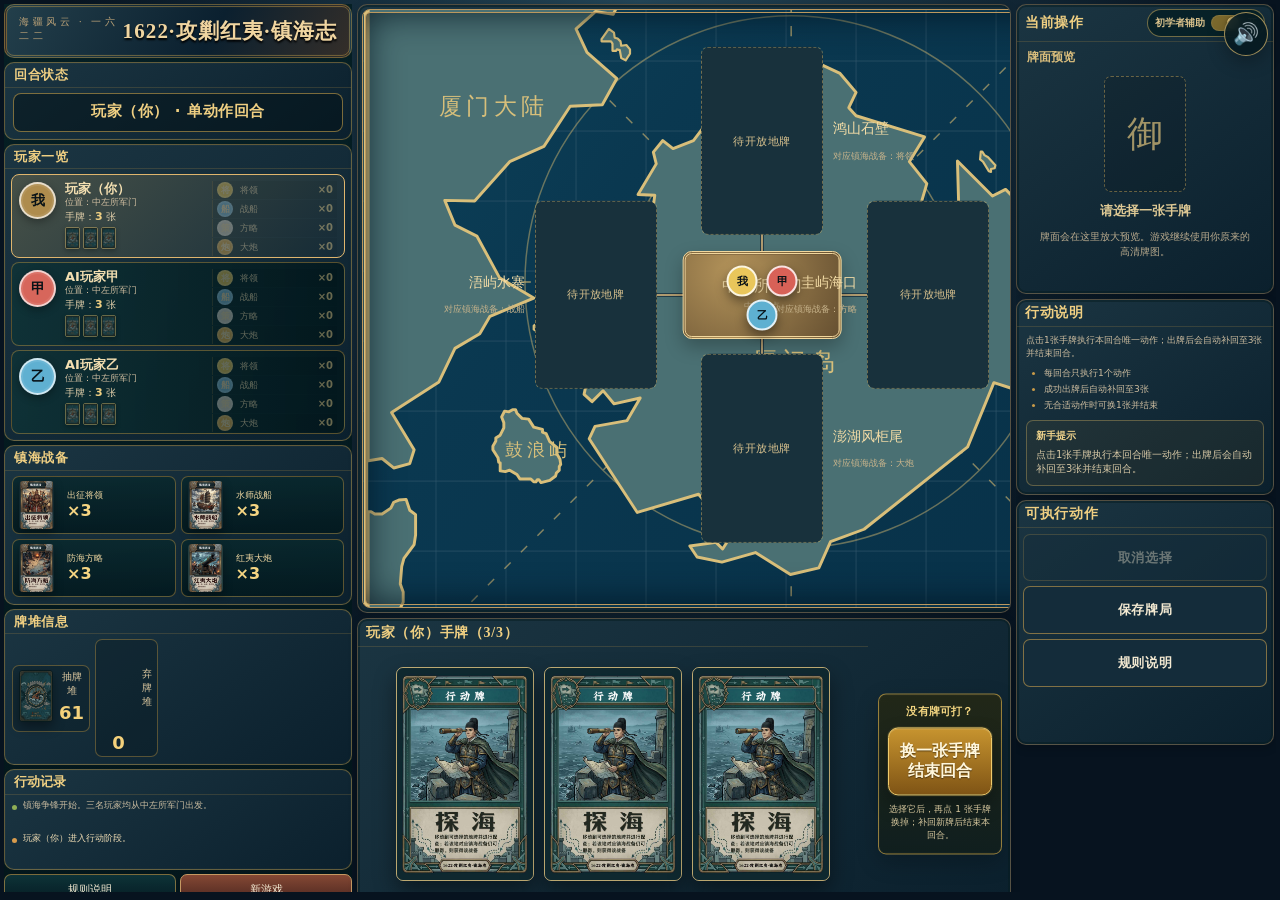
<file: index.html>
<!doctype html>
<html lang="zh-CN">
<head>
  <meta charset="utf-8">
  <meta name="viewport" content="width=device-width, initial-scale=1, viewport-fit=cover">
  <meta name="theme-color" content="#06171c">
  <title>1622·攻剿红夷·镇海志</title>
  <link rel="stylesheet" href="styles.css?v=12">
  <link rel="stylesheet" href="v13-reset.css?v=13">
  <link rel="stylesheet" href="v13-layout.css?v=13">
  <link rel="stylesheet" href="v13-board.css?v=13">
  <link rel="stylesheet" href="v13-controls.css?v=13">
  <link rel="stylesheet" href="v13-responsive.css?v=13">
  <link rel="stylesheet" href="v13-treasure-status.css?v=14">
  <link rel="stylesheet" href="v15-board-compact.css?v=15">
  <link rel="stylesheet" href="v16-reference-layout.css?v=16">
  <link rel="stylesheet" href="v17-tight-layout.css?v=17">
  <link rel="stylesheet" href="v18-left-reference.css?v=18">
  <link rel="stylesheet" href="v19-left-fit.css?v=19">
  <link rel="stylesheet" href="v20-left-icons.css?v=21">
  <link rel="stylesheet" href="v22-draw-ritual.css?v=22">
  <link rel="stylesheet" href="v23-visual-effects.css?v=23">
  <link rel="stylesheet" href="v25-mobile-responsive.css?v=29">
  <link rel="stylesheet" href="v28-mobile-cross-board.css?v=29">
  <link rel="stylesheet" href="v30-beginner-assist.css?v=30">
  <link rel="stylesheet" href="v31-analytics-feedback.css?v=31">
  <link rel="stylesheet" href="v32-feedback-placement.css?v=32">
  <link rel="stylesheet" href="v33-hand-swap.css?v=33">
  <link rel="stylesheet" href="v34-skill-cinematic.css?v=20260917">
  <link rel="stylesheet" href="mobile-portrait.css?v=2">
  <link rel="stylesheet" href="mobile-prompts.css?v=20260921turn2">
  <link rel="stylesheet" href="zhenhai-theme.css?v=1">
</head>
<body>
  <div id="app" class="game-shell">
    <aside class="left-dashboard" aria-label="牌局信息">
      <div class="brand-block">
        <h1>1622·攻剿红夷·镇海志</h1>
        <p>镇海争锋 · 单机三人局</p>
      </div>

      <section class="dashboard-panel round-panel">
        <div class="panel-heading">回合状态</div>
        <div id="turn-banner" class="turn-banner" aria-live="polite">准备开局</div>
      </section>

      <section class="dashboard-panel players-overview-panel">
        <div class="panel-heading">玩家一览</div>
        <div id="player-overview" class="player-overview"></div>
      </section>

      <section class="dashboard-panel treasure-overview-panel">
        <div class="panel-heading">镇海战备</div>
        <div id="treasure-overview" class="treasure-overview"></div>
      </section>

      <section class="dashboard-panel pile-info-panel">
        <div class="panel-heading">牌堆信息</div>
        <div class="pile-rail" aria-label="牌堆状态">
          <div id="draw-pile" class="pile-card"></div>
          <div id="discard-pile" class="pile-card"></div>
        </div>
      </section>

      <section id="game-log" class="game-log dashboard-panel" aria-label="行动记录"></section>

      <div class="left-actions">
        <button id="btn-rules" class="ghost-button" type="button">规则说明</button>
        <button id="btn-new-game" class="ghost-button" type="button">新游戏</button>
      </div>
    </aside>

    <main class="main-dashboard">
      <!-- Hidden interaction sources retained so target-selection logic stays intact. -->
      <section class="top-dashboard-row" aria-hidden="true">
        <section class="dashboard-panel inventory-panel">
          <div class="panel-heading">镇海战备库存</div>
          <div id="treasure-bar" class="treasure-bar" aria-label="中央镇海战备库"></div>
        </section>
        <section class="ai-status-strip" aria-label="AI玩家状态">
          <aside id="ai-left" class="player-panel player-panel--left" aria-label="AI玩家甲"></aside>
          <aside id="ai-right" class="player-panel player-panel--right" aria-label="AI玩家乙"></aside>
        </section>
      </section>

      <section class="board-stage dashboard-panel" aria-label="中央棋盘">
        <div id="board-wrap" class="board-wrap">
          <div id="board-overlay" class="board-overlay"></div>
        </div>
      </section>

      <section class="hand-dashboard dashboard-panel" aria-label="玩家手牌区">
        <div id="hand-title" class="panel-heading hand-heading">玩家（你）手牌</div>
        <section id="human-panel" class="human-panel" aria-label="玩家操作区"></section>
        <div class="hand-side-note" aria-label="换牌快捷操作">
          <span class="hand-side-note__mark">镇</span>
          <p>手牌上限：3 张<br>出牌后自动补至 3 张</p>
        </div>
      </section>
    </main>

    <aside class="right-dashboard" aria-label="当前操作">
      <section class="dashboard-panel operation-panel">
        <div class="panel-heading">当前操作</div>
        <div class="panel-subheading">牌面预览</div>
        <div id="selected-card-preview" class="selected-card-preview"></div>
      </section>

      <section class="dashboard-panel guide-panel">
        <div class="panel-heading">行动说明</div>
        <div id="action-guide" class="action-guide"></div>
      </section>

      <section class="dashboard-panel controls-panel">
        <div class="panel-heading">可执行动作</div>
        <div id="action-controls" class="action-controls"></div>
      </section>
    </aside>
  </div>

  <div id="toast" class="toast" role="status" aria-live="polite"></div>
  <div id="modal-root" class="modal-root" aria-live="assertive"></div>

  <script src="src/namespace.js?v=13"></script>
  <script src="src/v30-beginner-assist-logic.js?v=30"></script>
  <script src="src/v32-feedback-layout.js?v=32"></script>
  <script src="src/v33-hand-swap-layout.js?v=33"></script>
  <script src="src/v34-skill-cinematic-logic.js?v=34"></script>
  <script src="src/v25-mobile-layout.js?v=29"></script>
  <script src="src/catalog.js?v=13"></script>
  <script src="src/draw-ritual.js?v=22"></script>
  <script src="src/v23-visual-effects-logic.js?v=24"></script>
  <script src="src/state.js?v=20260917"></script>
  <script src="src/rules.js?v=20260917"></script>
  <script src="src/ai.js?v=13"></script>
  <script src="src/storage.js?v=20260917"></script>
  <script src="src/ui.js?v=20260917"></script>
  <script src="src/v13-ui.js?v=20260917"></script>
  <script src="src/v15-board-ui.js?v=17"></script>
  <script src="src/v18-left-ui.js?v=20260917"></script>
  <script src="src/v22-draw-ritual-ui.js?v=22"></script>
  <script src="src/v23-visual-effects.js?v=23"></script>
  <script src="src/v25-mobile-ui.js?v=29"></script>
  <script src="src/v30-beginner-assist-ui.js?v=30"></script>
  <script src="src/v34-skill-cinematic-ui.js?v=20260917c"></script>
  <script src="src/mobile-prompts.js?v=20260921turn2"></script>
  <script src="src/zhenhai-video-cinematic-v2.js?v=20260921b"></script>
  <script src="src/audio.js?v=1"></script>
  <script src="src/main.js?v=zhenhai1"></script>
</body>
</html>
</file>
<file: styles.css>
:root {
  color-scheme: dark;
  --bg: #06171f;
  --bg-deep: #031017;
  --surface: rgba(8, 31, 40, 0.94);
  --surface-2: rgba(11, 45, 56, 0.9);
  --ink: #f5ead0;
  --muted: #b9ab8a;
  --gold: #d6ae56;
  --gold-bright: #f1d187;
  --gold-dim: #84652c;
  --red: #9d3d34;
  --blue: #3489b1;
  --human: #e3bf57;
  --line: rgba(224, 190, 114, 0.3);
  --shadow: 0 18px 48px rgba(0, 0, 0, 0.42);
  --radius: 14px;
  font-family: "PingFang SC", "Microsoft YaHei", system-ui, sans-serif;
}

* { box-sizing: border-box; }
html, body { margin: 0; min-height: 100%; background: var(--bg-deep); color: var(--ink); }
body {
  min-height: 100vh;
  background:
    radial-gradient(circle at 50% 20%, rgba(30, 108, 118, 0.18), transparent 42%),
    linear-gradient(180deg, #071d27 0%, #031017 100%);
  overflow: auto;
}
button { font: inherit; }
button:focus-visible { outline: 2px solid var(--gold-bright); outline-offset: 3px; }

.game-shell {
  min-height: 980px;
  display: grid;
  grid-template-columns: 170px minmax(900px, 1fr) 170px;
  grid-template-rows: 72px 676px 190px;
  grid-template-areas:
    "header header header"
    "left table right"
    "human human human";
  gap: 10px;
  padding: 10px;
  max-width: 1560px;
  min-width: 1280px;
  margin: 0 auto;
}

.game-header {
  grid-area: header;
  display: grid;
  grid-template-columns: minmax(280px, 1fr) auto minmax(280px, 1fr);
  align-items: center;
  gap: 16px;
  padding: 0 18px;
  border: 1px solid var(--line);
  border-radius: var(--radius);
  background: linear-gradient(180deg, rgba(11, 45, 56, 0.95), rgba(6, 26, 35, 0.96));
  box-shadow: var(--shadow);
}
.brand-block h1 {
  margin: 0;
  color: var(--gold-bright);
  font-family: "STKaiti", "KaiTi", "Songti SC", serif;
  font-size: clamp(20px, 1.8vw, 30px);
  letter-spacing: 0.06em;
}
.brand-block p { margin: 2px 0 0; color: var(--muted); font-size: 12px; }
.turn-banner {
  min-width: 210px;
  padding: 10px 18px;
  text-align: center;
  border: 1px solid rgba(241, 209, 135, 0.45);
  background: rgba(8, 28, 34, 0.75);
  color: var(--gold-bright);
  border-radius: 999px;
  font-weight: 700;
  letter-spacing: 0.06em;
}
.turn-banner.turn-pulse { animation: turnPulse 0.7s ease; }
.header-actions { display: flex; justify-content: flex-end; gap: 8px; }
.ghost-button, .action-button {
  border: 1px solid rgba(214, 174, 86, 0.55);
  background: rgba(9, 32, 40, 0.9);
  color: var(--ink);
  border-radius: 10px;
  padding: 9px 14px;
  cursor: pointer;
  transition: transform 150ms ease, border-color 150ms ease, background 150ms ease;
}
.ghost-button:hover, .action-button:hover:not(:disabled) {
  transform: translateY(-1px);
  border-color: var(--gold-bright);
  background: rgba(24, 62, 67, 0.95);
}
.action-button--primary { background: linear-gradient(180deg, #8b6425, #5c3d14); color: #fff4ce; border-color: #e2bd69; font-weight: 700; }
.action-button:disabled { opacity: 0.42; cursor: not-allowed; }

.player-panel {
  min-height: 0;
  border: 1px solid var(--line);
  border-radius: var(--radius);
  background: linear-gradient(180deg, var(--surface-2), var(--surface));
  box-shadow: var(--shadow);
  overflow: hidden;
}
.player-panel--left { grid-area: left; }
.player-panel--right { grid-area: right; }
.player-card { height: 100%; display: flex; flex-direction: column; padding: 14px; gap: 12px; }
.player-card.is-current { box-shadow: inset 0 0 0 2px rgba(241, 209, 135, 0.5); }
.player-card.is-legal-target { cursor: pointer; animation: targetGlow 1s ease-in-out infinite alternate; }
.player-name-row { display: flex; align-items: center; justify-content: space-between; gap: 10px; }
.player-name { font-family: "STKaiti", "KaiTi", serif; font-size: 20px; color: var(--gold-bright); }
.player-status { color: var(--muted); font-size: 12px; }
.player-position { font-size: 13px; color: #d9c7a3; padding: 7px 9px; border-radius: 8px; background: rgba(0,0,0,.16); }
.ai-hand { display: flex; height: 92px; align-items: center; justify-content: center; padding-left: 28px; }
.ai-hand-card { width: 48px; aspect-ratio: 2154 / 3326; object-fit: cover; border-radius: 5px; border: 1px solid rgba(230, 200, 130, .45); box-shadow: 0 5px 12px rgba(0,0,0,.35); margin-left: -28px; }
.treasure-mini-list { display: grid; grid-template-columns: 1fr 1fr; gap: 7px; }
.treasure-mini { display: flex; align-items: center; gap: 7px; min-width: 0; padding: 5px 6px; border: 1px solid rgba(214,174,86,.2); border-radius: 8px; background: rgba(1,11,15,.2); }
.treasure-mini img { width: 28px; aspect-ratio: 2154 / 3326; object-fit: cover; border-radius: 3px; }
.treasure-mini span { font-size: 11px; white-space: nowrap; overflow: hidden; text-overflow: ellipsis; }
.treasure-mini strong { margin-left: auto; color: var(--gold-bright); }
.last-action { margin-top: auto; font-size: 12px; line-height: 1.55; color: #cbbd9c; border-top: 1px solid rgba(214,174,86,.18); padding-top: 10px; }
.skip-badge { color: #ffd3c8; background: rgba(124,44,36,.55); border: 1px solid rgba(218,104,88,.6); padding: 3px 7px; border-radius: 999px; font-size: 11px; }

.table-area {
  grid-area: table;
  min-height: 676px;
  display: grid;
  grid-template-rows: 72px 510px 78px;
  gap: 8px;
}
.treasure-bar {
  display: grid;
  grid-template-columns: repeat(4, minmax(0, 1fr));
  gap: 8px;
}
.treasure-stock {
  display: grid;
  grid-template-columns: 46px 1fr auto;
  align-items: center;
  gap: 8px;
  min-width: 0;
  padding: 7px 10px;
  border: 1px solid var(--line);
  background: linear-gradient(180deg, rgba(21, 52, 58, .95), rgba(7, 30, 39, .96));
  border-radius: 11px;
}
.treasure-stock img { width: 42px; height: 56px; object-fit: cover; border-radius: 4px; }
.treasure-stock__name { min-width: 0; font-family: "STKaiti", "KaiTi", serif; color: #f1d99a; font-size: 15px; overflow: hidden; text-overflow: ellipsis; white-space: nowrap; }
.treasure-stock__count { font-size: 22px; color: var(--gold-bright); font-weight: 800; }

.board-stage {
  min-height: 0;
  position: relative;
  display: flex;
  justify-content: center;
  align-items: center;
  gap: 14px;
  overflow: auto;
  padding: 6px 8px;
  border: 1px solid rgba(214,174,86,.2);
  border-radius: var(--radius);
  background: radial-gradient(circle at center, rgba(16,73,80,.3), rgba(0,0,0,.18));
}
.board-wrap {
  position: relative;
  width: 800px;
  height: 500px;
  min-width: 800px;
  min-height: 500px;
  max-width: 800px;
  max-height: 500px;
  flex: 0 0 800px;
  border-radius: 22px;
  overflow: hidden;
  border: 1px solid rgba(241,209,135,.14);
  background:
    radial-gradient(circle at 50% 50%, rgba(20, 80, 82, 0.34), transparent 25%),
    radial-gradient(circle at 50% 50%, rgba(244, 214, 138, 0.07), transparent 52%),
    linear-gradient(180deg, rgba(10, 36, 44, 0.92), rgba(4, 19, 25, 0.96));
  box-shadow: inset 0 0 0 1px rgba(255,255,255,.03), 0 14px 36px rgba(0,0,0,.32);
}
.board-overlay { position: absolute; inset: 0; pointer-events: none; }
.board-cross {
  position: absolute;
  border-radius: 999px;
  background: linear-gradient(180deg, rgba(241,209,135,.08), rgba(241,209,135,.24), rgba(241,209,135,.08));
  box-shadow: 0 0 18px rgba(241,209,135,.08);
}
.board-cross--vertical { left: calc(50% - 4px); top: 18%; width: 8px; height: 64%; }
.board-cross--horizontal { top: calc(50% - 4px); left: 20%; width: 60%; height: 8px; }
.board-node {
  position: absolute;
  transform: translate(-50%, -50%);
  width: 24%;
  min-height: 150px;
  padding: 12px 12px 10px;
  border-radius: 18px;
  border: 1px solid rgba(241,209,135,.2);
  background: linear-gradient(180deg, rgba(17, 48, 55, .96), rgba(7, 24, 30, .96));
  box-shadow: 0 12px 22px rgba(0,0,0,.22);
  display: flex;
  flex-direction: column;
  align-items: center;
  justify-content: center;
  gap: 8px;
  z-index: 2;
}
.board-node--center {
  width: 18%;
  min-height: 112px;
  border-radius: 26px;
  background: linear-gradient(180deg, rgba(42, 70, 55, .97), rgba(24, 44, 31, .96));
}
.board-node.is-opened { border-color: rgba(241,209,135,.34); }
.board-node__card-wrap {
  width: min(86%, 150px);
  aspect-ratio: 2154 / 3326;
  padding: 6px;
  border-radius: 12px;
  background: rgba(255,255,255,.03);
  box-shadow: inset 0 0 0 1px rgba(255,255,255,.04);
}
.location-card-on-board {
  width: 100%;
  height: 100%;
  display: block;
  object-fit: cover;
  border-radius: 8px;
  box-shadow: 0 10px 20px rgba(0,0,0,.34);
}
.board-slot-empty {
  width: 82%;
  min-height: 118px;
  display: grid;
  place-items: center;
  text-align: center;
  padding: 14px 10px;
  border-radius: 14px;
  border: 1px dashed rgba(241,209,135,.34);
  background: rgba(255,255,255,.03);
  color: #dfc693;
  font-size: 13px;
  letter-spacing: 0.04em;
}
.board-node__title {
  font-family: "STKaiti", "KaiTi", serif;
  color: var(--gold-bright);
  font-size: 18px;
  line-height: 1.1;
  text-align: center;
}
.board-node__subtitle {
  color: #c9b78e;
  font-size: 11px;
  line-height: 1.4;
  text-align: center;
}
.board-target {
  position: absolute;
  width: 27%;
  height: 50%;
  max-height: 244px;
  transform: translate(-50%, -50%);
  border: 2px dashed rgba(246, 214, 129, .92);
  border-radius: 20px;
  background: rgba(255, 223, 132, .08);
  cursor: pointer;
  pointer-events: auto;
  animation: targetGlow 1s ease-in-out infinite alternate;
  z-index: 4;
}
.board-target:hover { background: rgba(255,223,132,.15); }
.board-target--center {
  width: 20%;
  height: 28%;
  border-radius: 28px;
}
.player-token {
  position: absolute;
  width: 34px;
  height: 34px;
  transform: translate(-50%, -50%);
  border-radius: 50%;
  display: grid;
  place-items: center;
  color: #091218;
  font-weight: 900;
  font-size: 12px;
  border: 3px solid rgba(255,255,255,.78);
  box-shadow: 0 5px 12px rgba(0,0,0,.5), inset 0 0 0 1px rgba(0,0,0,.22);
  z-index: 8;
  pointer-events: none;
}
.player-token--human { background: var(--human); }
.player-token--ai1 { background: #d65d51; }
.player-token--ai2 { background: #54a6ca; }
.pile-rail { width: 82px; display: flex; flex-direction: column; gap: 12px; align-items: center; }
.pile-card { width: 68px; text-align: center; font-size: 11px; color: var(--muted); }
.pile-card img { width: 58px; aspect-ratio: 2154 / 3326; object-fit: cover; border-radius: 5px; box-shadow: 0 5px 13px rgba(0,0,0,.45); display: block; margin: 0 auto 5px; }
.pile-card strong { color: var(--gold-bright); font-size: 16px; }

.game-log {
  overflow: hidden;
  border: 1px solid rgba(214,174,86,.2);
  border-radius: 10px;
  padding: 8px 12px;
  background: rgba(2, 15, 20, .58);
}
.game-log h3 { margin: 0 0 4px; color: var(--gold); font-size: 12px; }
.log-lines { display: grid; gap: 2px; font-size: 11px; color: #c8baa0; line-height: 1.45; }
.log-line:last-child { color: #f2dfb3; }

.human-panel {
  grid-area: human;
  min-height: 0;
  display: grid;
  grid-template-columns: 240px minmax(0, 1fr) 310px;
  gap: 12px;
  padding: 12px 14px;
  border: 1px solid var(--line);
  border-radius: var(--radius);
  background: linear-gradient(180deg, rgba(9,38,47,.98), rgba(4,22,30,.98));
  box-shadow: var(--shadow);
}
.human-summary { min-width: 0; }
.human-summary h2 { margin: 0 0 4px; font-family: "STKaiti", "KaiTi", serif; color: var(--gold-bright); font-size: 21px; }
.human-summary p { margin: 2px 0 8px; color: var(--muted); font-size: 12px; }
.human-treasures { display: grid; grid-template-columns: 1fr 1fr; gap: 6px; }
.human-treasure { font-size: 11px; padding: 6px 7px; border: 1px solid rgba(214,174,86,.18); border-radius: 7px; display: flex; justify-content: space-between; }
.human-treasure strong { color: var(--gold-bright); }
.hand-zone { display: flex; justify-content: center; align-items: flex-end; min-width: 0; padding: 0 20px; overflow: visible; }
.hand-card-button {
  width: clamp(84px, 8vw, 116px);
  aspect-ratio: 2154 / 3326;
  padding: 0;
  border: 1px solid rgba(235,204,132,.65);
  border-radius: 7px;
  background: transparent;
  box-shadow: 0 8px 18px rgba(0,0,0,.38);
  cursor: pointer;
  margin-left: -20px;
  transform-origin: center bottom;
  transition: transform 150ms ease, filter 150ms ease, box-shadow 150ms ease;
  position: relative;
}
.hand-card-button:first-child { margin-left: 0; }
.hand-card-button:hover, .hand-card-button.is-selected {
  transform: translateY(-14px) scale(1.035);
  z-index: 6;
  box-shadow: 0 14px 30px rgba(0,0,0,.55), 0 0 0 2px var(--gold-bright);
}
.hand-card-button img { width: 100%; height: 100%; object-fit: cover; border-radius: inherit; display: block; }
.hand-card-button:disabled { cursor: default; filter: saturate(.7) brightness(.75); }
.hand-card-button.card-enter-hand { animation: cardEnter 380ms ease both; }
.card-tooltip {
  display: none;
  position: absolute;
  left: 50%;
  bottom: calc(100% + 8px);
  transform: translateX(-50%);
  width: 210px;
  padding: 7px 8px;
  border-radius: 7px;
  background: rgba(1,12,17,.96);
  border: 1px solid rgba(214,174,86,.5);
  color: #f0e3c7;
  font-size: 11px;
  line-height: 1.45;
  z-index: 12;
  pointer-events: none;
}
.hand-card-button:hover .card-tooltip, .hand-card-button:focus-visible .card-tooltip { display: block; }
.human-actions { display: flex; flex-direction: column; justify-content: space-between; gap: 8px; }
.action-hint {
  min-height: 82px;
  padding: 9px 10px;
  border-radius: 9px;
  background: rgba(0,0,0,.18);
  border: 1px solid rgba(214,174,86,.18);
  color: #dac9a5;
  font-size: 12px;
  line-height: 1.55;
}
.action-buttons { display: grid; grid-template-columns: 1fr 1fr; gap: 8px; }
.action-buttons .action-button--primary { grid-column: 1 / -1; }

.toast {
  position: fixed;
  left: 50%;
  bottom: 224px;
  transform: translate(-50%, 12px);
  min-width: 220px;
  max-width: min(640px, 86vw);
  padding: 10px 16px;
  border-radius: 10px;
  border: 1px solid rgba(241,209,135,.48);
  background: rgba(2,15,20,.96);
  color: #f6e8c5;
  box-shadow: 0 14px 36px rgba(0,0,0,.45);
  opacity: 0;
  pointer-events: none;
  transition: opacity 180ms ease, transform 180ms ease;
  z-index: 100;
}
.toast.is-visible { opacity: 1; transform: translate(-50%, 0); }
.modal-root { position: fixed; inset: 0; pointer-events: none; z-index: 120; }
.modal-root.is-open { pointer-events: auto; background: rgba(0,7,10,.72); display: grid; place-items: center; padding: 24px; }
.modal {
  width: min(620px, 94vw);
  max-height: 84vh;
  overflow: auto;
  padding: 22px;
  border-radius: 16px;
  border: 1px solid rgba(241,209,135,.55);
  background: linear-gradient(180deg, #12313a, #071c25);
  box-shadow: 0 25px 70px rgba(0,0,0,.65);
}
.modal h2 { margin: 0 0 8px; font-family: "STKaiti", "KaiTi", serif; color: var(--gold-bright); }
.modal p { color: #cdbf9f; line-height: 1.65; }
.modal-actions { display: flex; flex-wrap: wrap; gap: 8px; margin-top: 16px; }
.choice-grid { display: grid; grid-template-columns: repeat(auto-fit, minmax(130px, 1fr)); gap: 10px; margin-top: 14px; }
.choice-button { border: 1px solid rgba(214,174,86,.36); border-radius: 10px; background: rgba(0,0,0,.18); color: var(--ink); padding: 10px; cursor: pointer; text-align: left; }
.choice-button:hover { border-color: var(--gold-bright); }
.choice-button img { width: 56px; aspect-ratio: 2154 / 3326; object-fit: cover; float: left; margin-right: 9px; border-radius: 4px; }
.winner-overlay { text-align: center; }
.winner-overlay .winner-four { display: grid; grid-template-columns: repeat(4, 1fr); gap: 8px; margin-top: 16px; }
.winner-overlay .winner-four img { width: 100%; border-radius: 6px; }

@keyframes cardEnter { from { opacity: 0; transform: translateY(26px) scale(.92); } to { opacity: 1; transform: translateY(0) scale(1); } }
@keyframes targetGlow { from { box-shadow: 0 0 0 1px rgba(241,209,135,.25), 0 0 8px rgba(241,209,135,.15); } to { box-shadow: 0 0 0 3px rgba(241,209,135,.62), 0 0 26px rgba(241,209,135,.38); } }
@keyframes turnPulse { 50% { box-shadow: 0 0 22px rgba(241,209,135,.45); } }

@media (max-width: 1279px) {
  .game-shell {
    min-width: 0;
    max-width: 1040px;
    grid-template-columns: 1fr 1fr;
    grid-template-rows: auto 250px 676px 190px;
    grid-template-areas:
      "header header"
      "left right"
      "table table"
      "human human";
  }
  .player-panel { min-height: 240px; }
  .player-card { padding: 12px; }
  .last-action { max-height: 50px; overflow: hidden; }
}

@media (max-width: 900px) {
  body { overflow: auto; }
  .game-shell {
    height: auto;
    min-height: 100vh;
    grid-template-columns: 1fr 1fr;
    grid-template-rows: auto auto 676px auto;
    grid-template-areas:
      "header header"
      "left right"
      "table table"
      "human human";
  }
  .game-header { grid-template-columns: 1fr; gap: 6px; padding: 12px; }
  .header-actions { justify-content: center; }
  .brand-block { text-align: center; }
  .player-panel { min-height: 260px; }
  .human-panel { grid-template-columns: 1fr; min-height: 350px; }
  .human-summary { display: grid; grid-template-columns: 1fr 1fr; gap: 8px; }
  .hand-zone { min-height: 190px; }
  .board-stage { justify-content: flex-start; }
  .board-wrap { width: 800px; height: 500px; min-width: 800px; min-height: 500px; flex-basis: 800px; }
  .board-node { width: 24%; min-height: 150px; }
  .board-node--center { width: 18%; min-height: 112px; }
}

@media (prefers-reduced-motion: reduce) {
  *, *::before, *::after {
    animation-duration: 0.001ms !important;
    animation-iteration-count: 1 !important;
    transition-duration: 0.001ms !important;
    scroll-behavior: auto !important;
  }
}
</file>
<file: v13-layout.css>
:root {
  color-scheme: dark;
  --v13-bg: #041317;
  --v13-bg-2: #071c21;
  --v13-panel: #08252a;
  --v13-panel-2: #0b3035;
  --v13-panel-soft: rgba(7, 35, 40, 0.86);
  --v13-gold: #c89a48;
  --v13-gold-bright: #efcf82;
  --v13-gold-soft: rgba(211, 167, 85, 0.34);
  --v13-ink: #f4ead2;
  --v13-muted: #b9aa8d;
  --v13-line: rgba(204, 158, 70, 0.43);
  --v13-line-soft: rgba(204, 158, 70, 0.19);
  --v13-green: #5f7440;
  --v13-blue: #23627c;
  --v13-red: #7f342b;
  --v13-shadow: 0 12px 28px rgba(0, 0, 0, 0.34);
  --v13-radius: 10px;
  font-family: "PingFang SC", "Microsoft YaHei", system-ui, sans-serif;
}

* { box-sizing: border-box; }
html, body { margin: 0; min-height: 100%; background: var(--v13-bg); color: var(--v13-ink); }
body {
  min-height: 100vh;
  overflow-x: hidden;
  overflow-y: auto;
  background:
    linear-gradient(rgba(255,255,255,.012) 1px, transparent 1px),
    linear-gradient(90deg, rgba(255,255,255,.012) 1px, transparent 1px),
    linear-gradient(180deg, #08232a 0%, #041317 34%, #031015 100%);
  background-size: 36px 36px, 36px 36px, auto;
}
button { font: inherit; }
button:focus-visible { outline: 2px solid var(--v13-gold-bright); outline-offset: 2px; }
img { -webkit-user-drag: none; user-select: none; }

.game-shell {
  width: min(1920px, 100%);
  min-height: 100vh;
  margin: 0 auto;
  padding: 8px;
  display: grid;
  grid-template-columns: 300px minmax(0, 1fr) 286px;
  gap: 8px;
  align-items: stretch;
}

.left-dashboard,
.main-dashboard,
.right-dashboard {
  min-width: 0;
}

.left-dashboard,
.right-dashboard {
  display: flex;
  flex-direction: column;
  gap: 8px;
}

.main-dashboard {
  display: grid;
  grid-template-rows: auto minmax(500px, 1fr) 252px;
  gap: 8px;
}

.dashboard-panel,
.player-panel {
  border: 1px solid var(--v13-line);
  border-radius: var(--v13-radius);
  background: linear-gradient(180deg, rgba(10, 45, 50, .96), rgba(4, 26, 31, .97));
  box-shadow: inset 0 0 0 1px rgba(255,255,255,.018), var(--v13-shadow);
}

.panel-heading {
  min-height: 30px;
  display: flex;
  align-items: center;
  padding: 6px 10px;
  color: var(--v13-gold-bright);
  font-family: "STKaiti", "KaiTi", "Songti SC", serif;
  font-weight: 700;
  font-size: 16px;
  letter-spacing: .05em;
  border-bottom: 1px solid var(--v13-line-soft);
}

.panel-subheading {
  padding: 7px 10px 3px;
  color: #d9bd7c;
  font-size: 12px;
  font-weight: 700;
}

.brand-block {
  padding: 14px 14px 12px;
  min-height: 82px;
  border: 1px solid var(--v13-line);
  border-radius: var(--v13-radius);
  background: linear-gradient(180deg, #0a2b31, #061b20);
  box-shadow: var(--v13-shadow);
}
.brand-block h1 {
  margin: 0;
  color: var(--v13-gold-bright);
  font-family: "STKaiti", "KaiTi", "Songti SC", serif;
  font-size: clamp(21px, 1.7vw, 30px);
  line-height: 1.15;
  letter-spacing: .08em;
  text-shadow: 0 1px 0 #000;
}
.brand-block p { margin: 5px 0 0; color: var(--v13-muted); font-size: 11px; }

.round-panel { overflow: hidden; }
.turn-banner {
  margin: 10px;
  min-height: 54px;
  display: grid;
  place-items: center;
  text-align: center;
  padding: 8px 12px;
  color: var(--v13-gold-bright);
  border: 1px solid rgba(226, 183, 93, .55);
  border-radius: 8px;
  background: rgba(4, 20, 24, .54);
  font-size: 16px;
  font-weight: 800;
  letter-spacing: .04em;
}

.players-overview-panel { overflow: hidden; }
.player-overview { display: grid; gap: 5px; padding: 7px; }
.overview-player {
  min-height: 54px;
  display: grid;
  grid-template-columns: 34px minmax(0, 1fr) 38px;
  align-items: center;
  gap: 8px;
  padding: 7px 8px;
  border: 1px solid var(--v13-line-soft);
  border-radius: 7px;
  background: rgba(1, 14, 18, .28);
}
.overview-player.is-current {
  border-color: rgba(239, 207, 130, .72);
  background: linear-gradient(90deg, rgba(123, 91, 35, .26), rgba(1,14,18,.25));
}
.overview-token {
  width: 30px;
  height: 30px;
  display: grid;
  place-items: center;
  border-radius: 50%;
  border: 2px solid rgba(255,255,255,.7);
  color: #081217;
  font-weight: 900;
  box-shadow: 0 4px 10px rgba(0,0,0,.3);
}
.overview-token--human { background: #e8c761; }
.overview-token--ai1 { background: #d7665b; }
.overview-token--ai2 { background: #5fb0d1; }
.overview-player__body { min-width: 0; display: grid; gap: 2px; }
.overview-player__body strong { color: #f1dfb7; font-size: 13px; }
.overview-player__body small { color: var(--v13-muted); font-size: 10px; white-space: nowrap; overflow: hidden; text-overflow: ellipsis; }
.overview-hand { text-align: center; color: var(--v13-gold-bright); font-size: 18px; font-weight: 800; }
.overview-hand small { display: block; font-size: 9px; color: var(--v13-muted); font-weight: 500; }

.treasure-overview { display: grid; grid-template-columns: 1fr 1fr; gap: 6px; padding: 7px; }
.overview-treasure {
  min-width: 0;
  display: grid;
  grid-template-columns: 34px minmax(0, 1fr) auto;
  align-items: center;
  gap: 6px;
  padding: 5px 6px;
  border: 1px solid var(--v13-line-soft);
  border-radius: 7px;
  background: rgba(1, 14, 18, .23);
}
.overview-treasure__art { width: 32px; aspect-ratio: 2154 / 3326; object-fit: cover; border-radius: 3px; }
.overview-treasure span { overflow: hidden; text-overflow: ellipsis; white-space: nowrap; font-size: 11px; }
.overview-treasure strong { color: var(--v13-gold-bright); font-size: 12px; }
.overview-treasure.is-empty { opacity: .46; }

.pile-rail { display: grid; grid-template-columns: 1fr 1fr; gap: 8px; padding: 8px; }
.pile-card {
  min-height: 104px;
  display: grid;
  grid-template-columns: 50px 1fr;
  grid-template-rows: auto 1fr;
  align-items: center;
  gap: 2px 8px;
  padding: 7px;
  border: 1px solid var(--v13-line-soft);
  border-radius: 7px;
  background: rgba(1, 14, 18, .22);
  color: var(--v13-muted);
  font-size: 11px;
}
.pile-card img, .pile-card__art { grid-row: 1 / 3; width: 48px; aspect-ratio: 2154 / 3326; object-fit: cover; border-radius: 4px; box-shadow: 0 5px 12px rgba(0,0,0,.38); }
.pile-card strong { color: var(--v13-gold-bright); font-size: 23px; line-height: 1; }

.game-log { min-height: 156px; overflow: hidden; }
.game-log h3 {
  margin: 0;
  min-height: 30px;
  display: flex;
  align-items: center;
  padding: 6px 10px;
  border-bottom: 1px solid var(--v13-line-soft);
  color: var(--v13-gold-bright);
  font-family: "STKaiti", "KaiTi", serif;
  font-size: 16px;
}
.log-lines { display: grid; gap: 4px; max-height: 126px; overflow: auto; padding: 8px 10px 10px 20px; font-size: 10px; line-height: 1.45; color: #cbbda1; }
.log-line { position: relative; }
.log-line::before { content: ""; position: absolute; left: -11px; top: .55em; width: 5px; height: 5px; border-radius: 50%; background: #8fae55; }
.log-line:last-child { color: #f0ddb4; }
.log-line:last-child::before { background: #d89b4c; }

.left-actions { display: grid; grid-template-columns: 1fr 1fr; gap: 8px; margin-top: auto; }
.ghost-button,
.action-button {
  min-height: 42px;
  border: 1px solid rgba(208, 164, 78, .58);
  border-radius: 7px;
  background: linear-gradient(180deg, rgba(14, 52, 57, .95), rgba(5, 28, 34, .98));
  color: var(--v13-ink);
  padding: 8px 12px;
  cursor: pointer;
  transition: border-color 150ms ease, transform 150ms ease, filter 150ms ease;
}
.ghost-button:hover, .action-button:hover:not(:disabled) { transform: translateY(-1px); border-color: var(--v13-gold-bright); filter: brightness(1.08); }
.action-button:disabled { opacity: .38; cursor: not-allowed; }

.top-dashboard-row {
  display: grid;
  grid-template-columns: minmax(0, 1.7fr) minmax(320px, .9fr);
  gap: 8px;
}
.inventory-panel { min-width: 0; overflow: hidden; }
.treasure-bar { display: grid; grid-template-columns: repeat(4, minmax(0, 1fr)); gap: 6px; padding: 7px; }
.treasure-stock {
  min-width: 0;
  min-height: 70px;
  display: grid;
  grid-template-columns: 42px minmax(0, 1fr) auto;
  align-items: center;
  gap: 7px;
  padding: 6px 8px;
  border: 1px solid var(--v13-line-soft);
  border-radius: 7px;
  background: rgba(3, 20, 24, .46);
}
.treasure-stock__art, .treasure-stock img { width: 40px; aspect-ratio: 2154 / 3326; object-fit: cover; border-radius: 4px; }
.treasure-stock__name { min-width: 0; color: #edd59e; font-family: "STKaiti", "KaiTi", serif; font-size: 13px; white-space: nowrap; overflow: hidden; text-overflow: ellipsis; }
.treasure-stock__count { color: var(--v13-gold-bright); font-size: 19px; font-weight: 900; }
.treasure-stock.is-empty { opacity: .5; }

.ai-status-strip { display: grid; grid-template-columns: 1fr 1fr; gap: 8px; }
.player-panel { min-width: 0; overflow: hidden; }
.player-card {
  height: 100%;
  min-height: 108px;
  position: relative;
  display: grid;
  align-content: center;
  gap: 5px;
  padding: 10px 88px 10px 12px;
}
.player-card.is-current { box-shadow: inset 0 0 0 2px rgba(239, 207, 130, .52); }
.player-card.is-legal-target { cursor: pointer; animation: targetGlow 1s ease-in-out infinite alternate; }
.player-name-row { display: flex; align-items: center; justify-content: space-between; gap: 5px; }
.player-name { color: var(--v13-gold-bright); font-family: "STKaiti", "KaiTi", serif; font-size: 16px; white-space: nowrap; }
.player-status { color: var(--v13-muted); font-size: 10px; }
.player-position { color: #d6c19a; font-size: 10px; white-space: nowrap; overflow: hidden; text-overflow: ellipsis; }
.ai-hand { position: absolute; right: 10px; top: 50%; transform: translateY(-50%); display: flex; align-items: center; height: 70px; padding-left: 10px; }
.ai-hand-card { width: 31px; aspect-ratio: 2154 / 3326; object-fit: cover; border-radius: 3px; border: 1px solid rgba(230,200,130,.42); margin-left: -14px; box-shadow: 0 4px 9px rgba(0,0,0,.36); }
.ai-hand-card:first-child { margin-left: 0; }
.treasure-mini-list, .last-action { display: none; }
.skip-badge { color: #ffcdc4; background: rgba(121,45,37,.6); border: 1px solid rgba(218,104,88,.62); border-radius: 999px; padding: 2px 5px; font-size: 8px; }
</file>
<file: v13-board.css>
.board-stage {
  min-height: 0;
  padding: 8px;
  overflow: hidden;
  background: linear-gradient(180deg, rgba(7, 35, 40, .97), rgba(3, 20, 25, .98));
}
.board-wrap {
  position: relative;
  width: 100%;
  height: 100%;
  min-height: 500px;
  border-radius: 8px;
  overflow: hidden;
  border: 1px solid rgba(216, 171, 84, .24);
  background:
    linear-gradient(rgba(215, 170, 83, .022) 1px, transparent 1px),
    linear-gradient(90deg, rgba(215, 170, 83, .022) 1px, transparent 1px),
    radial-gradient(circle at center, rgba(39, 87, 75, .23), transparent 36%),
    linear-gradient(180deg, #0a3036 0%, #08282e 55%, #062229 100%);
  background-size: 34px 34px, 34px 34px, auto, auto;
  box-shadow: inset 0 0 40px rgba(0,0,0,.2);
}
.board-overlay { position: absolute; inset: 0; pointer-events: none; }
.board-cross { position: absolute; z-index: 1; background: rgba(205, 160, 75, .42); box-shadow: 0 0 8px rgba(205,160,75,.12); }
.board-cross--vertical { left: calc(50% - 1px); top: 20%; width: 2px; height: 60%; }
.board-cross--horizontal { top: calc(50% - 1px); left: 22%; width: 56%; height: 2px; }
.board-node {
  position: absolute;
  z-index: 2;
  transform: translate(-50%, -50%);
  width: 21%;
  min-width: 150px;
  max-width: 210px;
  min-height: 142px;
  display: flex;
  flex-direction: column;
  align-items: center;
  justify-content: center;
  gap: 5px;
  padding: 8px;
  border: 1px solid rgba(216,171,84,.46);
  border-radius: 9px;
  background: linear-gradient(180deg, rgba(12,51,55,.98), rgba(5,28,33,.98));
  box-shadow: 0 8px 18px rgba(0,0,0,.26);
}
.board-node--center {
  width: 19%;
  min-width: 140px;
  max-width: 190px;
  min-height: 104px;
  border-color: rgba(232, 194, 102, .7);
  background: linear-gradient(180deg, rgba(59, 79, 49, .98), rgba(31, 52, 34, .98));
}
.board-node__card-wrap {
  width: min(74%, 106px);
  aspect-ratio: 2154 / 3326;
  padding: 3px;
  border-radius: 6px;
  border: 1px solid rgba(239,207,130,.34);
  background: rgba(0,0,0,.18);
}
.location-card-on-board { width: 100%; height: 100%; display: block; object-fit: cover; border-radius: 4px; box-shadow: 0 6px 14px rgba(0,0,0,.4); }
.board-slot-empty {
  width: 82%;
  min-height: 72px;
  display: grid;
  place-items: center;
  padding: 8px;
  border: 1px dashed rgba(231,193,105,.43);
  border-radius: 7px;
  background: rgba(255,255,255,.018);
  color: #d9c28e;
  font-size: 11px;
}
.board-node__title { color: var(--v13-gold-bright); font-family: "STKaiti", "KaiTi", serif; font-size: 17px; line-height: 1.1; text-align: center; }
.board-node__subtitle { color: #c7b38b; font-size: 10px; text-align: center; }
.board-target {
  position: absolute;
  z-index: 5;
  width: 23%;
  height: 42%;
  transform: translate(-50%, -50%);
  border: 2px dashed rgba(245,210,121,.92);
  border-radius: 10px;
  background: rgba(245,210,121,.07);
  cursor: pointer;
  pointer-events: auto;
  animation: targetGlow 1s ease-in-out infinite alternate;
}
.board-target--center { width: 20%; height: 28%; }
.player-token {
  position: absolute;
  z-index: 8;
  width: 32px;
  height: 32px;
  transform: translate(-50%, -50%);
  display: grid;
  place-items: center;
  border-radius: 50%;
  border: 2px solid rgba(255,255,255,.82);
  color: #081217;
  font-size: 12px;
  font-weight: 900;
  box-shadow: 0 5px 12px rgba(0,0,0,.45);
  pointer-events: none;
}
.player-token--human { background: #e9c65b; }
.player-token--ai1 { background: #d86157; }
.player-token--ai2 { background: #5eb0d1; }

.hand-dashboard { min-height: 0; overflow: visible; }
.hand-heading { min-height: 34px; }
.human-panel { min-height: 0; height: calc(100% - 34px); }
.human-summary, .human-actions { display: none !important; }
.hand-zone {
  height: 100%;
  min-height: 208px;
  display: flex;
  justify-content: center;
  align-items: flex-end;
  gap: 12px;
  padding: 8px 20px 10px;
  overflow: visible;
}
.hand-card-button {
  width: clamp(132px, 11vw, 176px);
  aspect-ratio: 2154 / 3326;
  padding: 0;
  border: 1px solid rgba(235, 203, 128, .78);
  border-radius: 7px;
  background: transparent;
  box-shadow: 0 10px 22px rgba(0,0,0,.42);
  cursor: pointer;
  position: relative;
  transform-origin: center bottom;
  transition: transform 150ms ease, box-shadow 150ms ease, filter 150ms ease;
}
.hand-card-button:hover,
.hand-card-button.is-selected { transform: translateY(-11px) scale(1.035); z-index: 7; box-shadow: 0 16px 32px rgba(0,0,0,.58), 0 0 0 2px var(--v13-gold-bright); }
.hand-card-button:disabled { cursor: default; filter: saturate(.8) brightness(.84); }
.hand-card-art { width: 100%; height: 100%; display: block; object-fit: cover; border-radius: inherit; }
.card-tooltip {
  display: none;
  position: absolute;
  z-index: 15;
  left: 50%;
  bottom: calc(100% + 8px);
  transform: translateX(-50%);
  width: 250px;
  padding: 8px 10px;
  border: 1px solid rgba(214,174,86,.55);
  border-radius: 7px;
  background: rgba(1, 13, 17, .97);
  color: #f2e4c5;
  font-size: 11px;
  line-height: 1.5;
  pointer-events: none;
}
.hand-card-button:hover .card-tooltip,
.hand-card-button:focus-visible .card-tooltip,
.hand-card-button.is-selected .card-tooltip { display: block; }
</file>
<file: v13-controls.css>
.right-dashboard { min-height: 0; }
.operation-panel { overflow: hidden; }
.selected-card-preview { min-height: 310px; padding: 10px; display: grid; justify-items: center; align-content: start; gap: 7px; }
.preview-card-wrap { width: min(150px, 76%); }
.preview-card-art { width: 100%; aspect-ratio: 2154 / 3326; display: block; object-fit: cover; border-radius: 6px; border: 1px solid rgba(235,203,128,.62); box-shadow: 0 10px 22px rgba(0,0,0,.42); }
.selected-card-preview > strong { color: var(--v13-gold-bright); font-family: "STKaiti", "KaiTi", serif; font-size: 17px; }
.selected-card-preview > p { margin: 0; color: #c8b899; font-size: 10px; line-height: 1.5; text-align: center; }
.preview-empty { min-height: 265px; width: 100%; display: grid; place-items: center; align-content: center; gap: 10px; text-align: center; color: var(--v13-muted); }
.preview-empty__mark { width: 82px; height: 116px; display: grid; place-items: center; border: 1px dashed rgba(226,183,93,.42); border-radius: 7px; color: rgba(239,207,130,.65); font-family: "STKaiti", "KaiTi", serif; font-size: 36px; background: rgba(0,0,0,.12); }
.preview-empty strong { color: #ddc894; font-size: 13px; }
.preview-empty p { margin: 0; max-width: 210px; font-size: 10px; line-height: 1.45; }

.guide-panel { overflow: hidden; }
.action-guide { padding: 10px 12px 11px; color: #cfbea0; font-size: 11px; line-height: 1.55; }
.action-guide p { margin: 0 0 7px; }
.action-guide ul { margin: 0; padding-left: 18px; display: grid; gap: 3px; }
.action-guide li::marker { color: var(--v13-gold); }

.controls-panel { margin-top: auto; overflow: hidden; }
.action-controls { display: grid; gap: 8px; padding: 9px; }
.action-controls .action-button { min-height: 48px; font-weight: 800; letter-spacing: .04em; }
.action-button--cancel { background: linear-gradient(180deg, #244f5d, #173743); }
.action-button--save { background: linear-gradient(180deg, #65763f, #46542d); }
.action-button--primary { background: linear-gradient(180deg, #a36f1e, #724712); color: #fff0c5; border-color: #e3bd67; }
.action-button--rules { background: linear-gradient(180deg, #773a31, #57261f); }

.card-art,
.treasure-mini__art,
.ai-hand-card,
.treasure-stock__art,
.location-card-on-board,
.pile-card__art,
.hand-card-art,
.choice-art,
.winner-art,
.preview-card-art,
.overview-treasure__art {
  object-fit: cover;
  background-color: #0a2530;
}
.card-art--fallback { display: grid; place-items: center; padding: 6px; color: #f1d99a; text-align: center; }

.toast {
  position: fixed;
  z-index: 100;
  left: 50%;
  bottom: 24px;
  transform: translate(-50%, 12px);
  min-width: 220px;
  max-width: min(640px, 88vw);
  padding: 10px 16px;
  border: 1px solid rgba(239,207,130,.5);
  border-radius: 8px;
  background: rgba(2,15,20,.96);
  color: #f6e8c5;
  box-shadow: 0 14px 36px rgba(0,0,0,.45);
  opacity: 0;
  pointer-events: none;
  transition: opacity 180ms ease, transform 180ms ease;
}
.toast.is-visible { opacity: 1; transform: translate(-50%, 0); }

.modal-root { position: fixed; inset: 0; z-index: 120; pointer-events: none; }
.modal-root.is-open { pointer-events: auto; display: grid; place-items: center; padding: 24px; background: rgba(0,7,10,.76); }
.modal {
  width: min(620px, 94vw);
  max-height: 84vh;
  overflow: auto;
  padding: 22px;
  border: 1px solid rgba(239,207,130,.55);
  border-radius: 12px;
  background: linear-gradient(180deg, #12343a, #071d24);
  box-shadow: 0 25px 70px rgba(0,0,0,.65);
}
.modal h2 { margin: 0 0 8px; color: var(--v13-gold-bright); font-family: "STKaiti", "KaiTi", serif; }
.modal p { color: #cdbf9f; line-height: 1.65; }
.modal-actions { display: flex; flex-wrap: wrap; gap: 8px; margin-top: 16px; }
.choice-grid { display: grid; grid-template-columns: repeat(auto-fit, minmax(130px, 1fr)); gap: 10px; margin-top: 14px; }
.choice-button { border: 1px solid rgba(214,174,86,.36); border-radius: 8px; background: rgba(0,0,0,.18); color: var(--v13-ink); padding: 10px; cursor: pointer; text-align: left; }
.choice-button:hover { border-color: var(--v13-gold-bright); }
.choice-button img, .choice-art { width: 56px; aspect-ratio: 2154 / 3326; object-fit: cover; float: left; margin-right: 9px; border-radius: 4px; }
.winner-overlay { text-align: center; }
.winner-overlay .winner-four { display: grid; grid-template-columns: repeat(4, 1fr); gap: 8px; margin-top: 16px; }
.winner-overlay .winner-four img { width: 100%; border-radius: 6px; }
</file>
<file: v13-responsive.css>
@keyframes targetGlow {
  from { box-shadow: 0 0 0 1px rgba(239,207,130,.25), 0 0 8px rgba(239,207,130,.14); }
  to { box-shadow: 0 0 0 3px rgba(239,207,130,.62), 0 0 24px rgba(239,207,130,.34); }
}

@media (max-width: 1420px) {
  .game-shell { grid-template-columns: 260px minmax(0, 1fr) 250px; }
  .main-dashboard { grid-template-rows: auto minmax(470px, 1fr) 236px; }
  .top-dashboard-row { grid-template-columns: minmax(0, 1.55fr) minmax(290px, .9fr); }
  .brand-block h1 { font-size: 22px; }
  .board-wrap { min-height: 470px; }
  .board-node { min-width: 135px; min-height: 130px; }
  .hand-card-button { width: clamp(122px, 10vw, 156px); }
  .selected-card-preview { min-height: 290px; }
}

@media (max-width: 1180px) {
  .game-shell {
    grid-template-columns: 240px minmax(0, 1fr);
    grid-template-rows: auto auto;
  }
  .right-dashboard { grid-column: 1 / -1; display: grid; grid-template-columns: 1.2fr 1fr 1fr; gap: 8px; }
  .controls-panel { margin-top: 0; }
  .selected-card-preview { min-height: 210px; grid-template-columns: 120px 1fr; align-items: center; justify-items: start; }
  .preview-card-wrap { width: 110px; grid-row: 1 / 3; }
  .preview-empty { min-height: 180px; }
  .main-dashboard { grid-template-rows: auto minmax(470px, 1fr) 230px; }
}

@media (max-width: 860px) {
  .game-shell { display: block; padding: 7px; }
  .left-dashboard, .main-dashboard, .right-dashboard { margin-bottom: 8px; }
  .left-dashboard { display: grid; grid-template-columns: 1fr 1fr; }
  .brand-block, .round-panel, .left-actions { grid-column: 1 / -1; }
  .game-log { min-height: 132px; }
  .main-dashboard { display: grid; grid-template-rows: auto auto auto; }
  .top-dashboard-row { grid-template-columns: 1fr; }
  .ai-status-strip { min-height: 105px; }
  .board-wrap { min-height: 520px; }
  .hand-zone { min-height: 210px; padding-inline: 4px; gap: 7px; }
  .hand-card-button { width: min(29vw, 150px); }
  .right-dashboard { display: grid; grid-template-columns: 1fr 1fr; }
  .operation-panel { grid-row: span 2; }
  .selected-card-preview { min-height: 250px; display: grid; grid-template-columns: 1fr; justify-items: center; }
  .preview-card-wrap { width: 120px; grid-row: auto; }
}

@media (max-width: 620px) {
  .left-dashboard { display: flex; }
  .top-dashboard-row { gap: 6px; }
  .treasure-bar { grid-template-columns: 1fr 1fr; }
  .ai-status-strip { grid-template-columns: 1fr 1fr; }
  .player-card { padding-right: 10px; }
  .ai-hand { display: none; }
  .board-stage { padding: 5px; }
  .board-wrap { min-height: 450px; }
  .board-node { width: 32%; min-width: 106px; min-height: 112px; padding: 5px; }
  .board-node--center { width: 29%; min-width: 98px; min-height: 84px; }
  .board-node__card-wrap { width: 65px; }
  .board-slot-empty { min-height: 58px; font-size: 9px; }
  .board-node__title { font-size: 13px; }
  .board-node__subtitle { font-size: 8px; }
  .player-token { width: 27px; height: 27px; font-size: 10px; }
  .hand-dashboard { overflow: hidden; }
  .hand-zone { min-height: 190px; gap: 5px; padding: 6px 2px 8px; }
  .hand-card-button { width: min(30.5vw, 126px); }
  .card-tooltip { width: min(220px, 68vw); font-size: 10px; }
  .right-dashboard { display: flex; }
  .selected-card-preview { min-height: 230px; }
  .preview-card-wrap { width: 118px; }
  .action-controls { grid-template-columns: 1fr 1fr; }
  .action-controls .action-button { min-height: 44px; font-size: 13px; }
  .winner-overlay .winner-four { grid-template-columns: 1fr 1fr; }
}

@media (max-width: 420px) {
  .treasure-overview { grid-template-columns: 1fr 1fr; }
  .pile-rail { grid-template-columns: 1fr 1fr; }
  .board-wrap { min-height: 390px; }
  .board-node { width: 34%; min-width: 98px; min-height: 102px; }
  .board-node--center { width: 30%; min-width: 92px; min-height: 78px; }
  .hand-card-button { width: min(31vw, 116px); }
  .hand-zone { min-height: 176px; }
}

@media (prefers-reduced-motion: reduce) {
  *, *::before, *::after { animation-duration: .001ms !important; animation-iteration-count: 1 !important; transition-duration: .001ms !important; }
}
</file>
<file: v13-treasure-status.css>
/* V13.1: every player always shows all four treasure types. */
.overview-player {
  min-height: 102px;
  grid-template-columns: 34px minmax(0, 1fr) 38px;
  align-items: start;
}
.overview-token,
.overview-hand { margin-top: 4px; }
.overview-player__body { gap: 7px; }
.overview-player__meta { display: grid; gap: 2px; min-width: 0; }
.overview-player__meta strong { color: #f1dfb7; font-size: 13px; }
.overview-player__meta small { color: var(--v13-muted); font-size: 10px; white-space: nowrap; overflow: hidden; text-overflow: ellipsis; }
.overview-player__treasures {
  display: grid;
  grid-template-columns: repeat(2, minmax(0, 1fr));
  gap: 4px;
}
.overview-player__treasure {
  min-width: 0;
  height: 31px;
  display: grid;
  grid-template-columns: 21px minmax(0, 1fr) auto;
  align-items: center;
  gap: 4px;
  padding: 3px 5px;
  border: 1px solid rgba(204, 158, 70, .18);
  border-radius: 5px;
  background: rgba(1, 14, 18, .28);
}
.overview-player__treasure img {
  width: 19px;
  height: 24px;
  object-fit: cover;
  border-radius: 2px;
}
.overview-player__treasure span {
  min-width: 0;
  overflow: hidden;
  text-overflow: ellipsis;
  white-space: nowrap;
  color: #d4c5a7;
  font-size: 10px;
}
.overview-player__treasure strong {
  color: var(--v13-gold-bright);
  font-size: 11px;
}
.overview-player__treasure.no-treasure {
  opacity: .48;
  filter: saturate(.45);
}
.overview-player__treasure.has-treasure {
  border-color: rgba(239, 207, 130, .52);
  background: rgba(111, 79, 29, .17);
}

/* AI panels expose treasure status only; AI card faces remain hidden. */
.ai-status-strip .treasure-mini-list {
  display: grid;
  grid-template-columns: repeat(2, minmax(0, 1fr));
  gap: 3px;
  margin-top: 2px;
}
.ai-status-strip .treasure-mini {
  min-width: 0;
  display: grid;
  grid-template-columns: 16px minmax(0,1fr) auto;
  align-items: center;
  gap: 3px;
  padding: 2px 3px;
  border: 1px solid rgba(204,158,70,.14);
  border-radius: 4px;
  background: rgba(1,14,18,.22);
  font-size: 8px;
}
.ai-status-strip .treasure-mini img { width: 14px; height: 18px; object-fit: cover; border-radius: 2px; }
.ai-status-strip .treasure-mini span { overflow: hidden; text-overflow: ellipsis; white-space: nowrap; }
.ai-status-strip .treasure-mini strong { color: var(--v13-gold-bright); }

@media (max-width: 720px) {
  .overview-player { min-height: 96px; }
  .overview-player__treasure { height: 29px; grid-template-columns: 19px minmax(0,1fr) auto; }
  .overview-player__treasure img { width: 17px; height: 22px; }
}
</file>
<file: v15-board-compact.css>
/* V15 board density pass: presentation only. Original card artwork and game rules remain unchanged. */

.main-dashboard {
  grid-template-rows: auto clamp(420px, 48vh, 500px) 252px;
  align-content: start;
}

.board-stage {
  padding: 6px;
}

.board-wrap {
  height: 100%;
  min-height: 0;
}

.board-overlay {
  transform: translateY(-4px);
}

.board-cross--vertical {
  top: 24%;
  height: 48%;
}

.board-cross--horizontal {
  top: calc(48% - 1px);
  left: 27%;
  width: 46%;
}

.board-node--location {
  width: auto;
  min-width: 0;
  max-width: none;
  min-height: 0;
  padding: 0;
  gap: 0;
  display: grid;
  place-items: center;
  overflow: visible;
  border: 0;
  background: transparent;
  box-shadow: none;
}

.board-node--location.is-opened {
  background: transparent;
  border: 0;
  box-shadow: none;
}

.board-node__card-wrap {
  width: clamp(118px, 9.5vw, 142px);
  aspect-ratio: 2154 / 3326;
  padding: 3px;
  border-radius: 7px;
  border: 1px solid rgba(239, 207, 130, .52);
  background: rgba(0, 0, 0, .18);
  box-shadow: 0 10px 24px rgba(0, 0, 0, .38);
}

.location-card-on-board {
  object-fit: contain;
}

/* Opened location cards already contain their own title and description. */
.board-node--location.is-opened .board-node__title,
.board-node--location.is-opened .board-node__subtitle {
  display: none;
}

.board-node--location:not(.is-opened) .board-slot-empty {
  width: clamp(110px, 8.8vw, 130px);
  min-height: 0;
  aspect-ratio: 2154 / 3326;
  padding: 8px;
  border-radius: 7px;
}

/* Closed-location helper copy sits beside the slot, never above or below it. */
.board-node--location:not(.is-opened) .board-node__title,
.board-node--location:not(.is-opened) .board-node__subtitle {
  position: absolute;
  left: calc(100% + 10px);
  width: 94px;
  margin: 0;
  text-align: left;
  line-height: 1.25;
  pointer-events: none;
}

.board-node--location:not(.is-opened) .board-node__title {
  top: 39%;
  font-size: 14px;
}

.board-node--location:not(.is-opened) .board-node__subtitle {
  top: 55%;
  font-size: 9px;
}

.board-node--location[data-location-id="zhuluo"] .board-node__title,
.board-node--location[data-location-id="zhuluo"] .board-node__subtitle {
  left: auto;
  right: calc(100% + 10px);
  text-align: right;
}

.board-node--center {
  width: clamp(142px, 13vw, 174px);
  min-width: 0;
  max-width: none;
  min-height: 92px;
  padding: 10px 12px;
}

.board-node--center .board-node__title {
  font-size: 16px;
}

.board-node--center .board-node__subtitle {
  font-size: 9px;
}

.board-target {
  width: clamp(126px, 10.5vw, 154px);
  height: clamp(192px, 16vw, 236px);
}

.board-target--center {
  width: clamp(150px, 14vw, 184px);
  height: 112px;
}

@media (max-width: 1420px) {
  .main-dashboard {
    grid-template-rows: auto clamp(405px, 47vh, 460px) 236px;
  }

  .board-node__card-wrap {
    width: clamp(108px, 9.2vw, 132px);
  }

  .board-node--location:not(.is-opened) .board-slot-empty {
    width: clamp(102px, 8.7vw, 122px);
  }
}

@media (max-width: 1180px) {
  .main-dashboard {
    grid-template-rows: auto 430px 230px;
  }
}

@media (max-width: 860px) {
  .main-dashboard {
    grid-template-rows: auto 430px auto;
  }

  .board-wrap {
    height: 430px;
    min-height: 0;
  }

  .board-node__card-wrap {
    width: clamp(92px, 15vw, 116px);
  }

  .board-node--location:not(.is-opened) .board-slot-empty {
    width: clamp(88px, 14vw, 108px);
  }

  .board-node--location:not(.is-opened) .board-node__title,
  .board-node--location:not(.is-opened) .board-node__subtitle {
    width: 72px;
  }
}

@media (max-width: 620px) {
  .main-dashboard {
    grid-template-rows: auto 390px auto;
  }

  .board-wrap {
    height: 390px;
    min-height: 0;
  }

  .board-node__card-wrap {
    width: clamp(72px, 20vw, 88px);
  }

  .board-node--location:not(.is-opened) .board-slot-empty {
    width: clamp(70px, 19vw, 84px);
    font-size: 9px;
  }

  .board-node--location:not(.is-opened) .board-node__title,
  .board-node--location:not(.is-opened) .board-node__subtitle {
    left: calc(100% + 5px);
    width: 56px;
  }

  .board-node--location[data-location-id="zhuluo"] .board-node__title,
  .board-node--location[data-location-id="zhuluo"] .board-node__subtitle {
    left: auto;
    right: calc(100% + 5px);
  }

  .board-node--location:not(.is-opened) .board-node__title {
    top: 38%;
    font-size: 10px;
  }

  .board-node--location:not(.is-opened) .board-node__subtitle {
    top: 55%;
    font-size: 7px;
  }

  .board-node--center {
    width: 104px;
    min-height: 76px;
    padding: 7px;
  }

  .board-node--center .board-node__title { font-size: 13px; }
  .board-node--center .board-node__subtitle { font-size: 8px; }

  .board-target {
    width: 94px;
    height: 146px;
  }

  .board-target--center {
    width: 110px;
    height: 86px;
  }
}

@media (max-width: 420px) {
  .main-dashboard {
    grid-template-rows: auto 350px auto;
  }

  .board-wrap {
    height: 350px;
    min-height: 0;
  }

  .board-node__card-wrap {
    width: 68px;
  }

  .board-node--location:not(.is-opened) .board-slot-empty {
    width: 66px;
  }

  .board-node--location:not(.is-opened) .board-node__title,
  .board-node--location:not(.is-opened) .board-node__subtitle {
    width: 48px;
  }

  .board-node--location:not(.is-opened) .board-node__subtitle {
    display: none;
  }
}
</file>
<file: v16-reference-layout.css>
/* V16 reference-frame pass: match the approved three-column game layout.
   Presentation only. Original card artwork, deck data and game rules remain unchanged. */

.game-shell {
  width: min(1760px, 100%);
  min-height: 100svh;
  margin: 0 auto;
  padding: 4px;
  display: grid;
  grid-template-columns: clamp(300px, 20.5vw, 360px) minmax(0, 1fr) clamp(282px, 19vw, 330px);
  gap: 6px;
  align-items: stretch;
}

/* The top inventory/AI strip repeats information already shown in the left rail. */
.top-dashboard-row {
  display: none !important;
}

.left-dashboard,
.right-dashboard {
  gap: 6px;
}

.main-dashboard {
  min-width: 0;
  min-height: calc(100svh - 8px);
  display: grid;
  grid-template-rows: minmax(520px, 1fr) 260px;
  gap: 6px;
  align-content: stretch;
}

/* LEFT RAIL --------------------------------------------------------------- */
.brand-block {
  min-height: 64px;
  padding: 10px 12px 8px;
}
.brand-block h1 {
  font-size: clamp(21px, 1.65vw, 29px);
}
.brand-block p {
  display: none;
}

.panel-heading {
  min-height: 28px;
  padding: 5px 9px;
  font-size: 15px;
}

.turn-banner {
  min-height: 48px;
  margin: 7px 9px 9px;
  padding: 6px 10px;
  font-size: 15px;
}

.player-overview {
  gap: 4px;
  padding: 6px;
}
.overview-player {
  min-height: 86px;
  grid-template-columns: 32px minmax(0, 1fr) 34px;
  gap: 7px;
  padding: 6px 7px;
}
.overview-token {
  width: 29px;
  height: 29px;
}
.overview-player__body {
  gap: 4px;
}
.overview-player__meta {
  min-width: 0;
}
.overview-player__meta strong {
  font-size: 12px;
}
.overview-player__meta small {
  font-size: 9px;
}
.overview-player__treasures {
  gap: 3px;
}
.overview-player__treasure {
  min-height: 22px;
  padding: 2px 3px;
  gap: 3px;
}
.overview-player__treasure img {
  width: 16px;
}
.overview-player__treasure span,
.overview-player__treasure strong {
  font-size: 9px;
}
.overview-hand {
  font-size: 17px;
}

/* When a command/tactic requires a target, the left player row becomes the target. */
.overview-player.is-legal-target {
  cursor: pointer;
  border-color: rgba(247, 211, 119, .95);
  background: linear-gradient(90deg, rgba(153, 108, 35, .34), rgba(4, 25, 30, .45));
  animation: targetGlow 1s ease-in-out infinite alternate;
}
.overview-player.is-legal-target::after {
  content: "点选目标";
  position: absolute;
  right: 7px;
  top: 5px;
  padding: 2px 5px;
  border: 1px solid rgba(244, 205, 113, .72);
  border-radius: 999px;
  background: rgba(95, 63, 12, .86);
  color: #ffe7a8;
  font-size: 8px;
}
.overview-player {
  position: relative;
}

.treasure-overview {
  grid-template-columns: 1fr 1fr;
  gap: 5px;
  padding: 6px;
}
.overview-treasure {
  grid-template-columns: 38px minmax(0, 1fr) auto;
  gap: 6px;
  min-height: 57px;
  padding: 5px 6px;
}
.overview-treasure__art {
  width: 36px;
}
.overview-treasure span {
  font-size: 10px;
}
.overview-treasure strong {
  font-size: 14px;
}

.pile-rail {
  gap: 6px;
  padding: 6px;
}
.pile-card {
  min-height: 88px;
  grid-template-columns: 42px 1fr;
  padding: 6px;
}
.pile-card img,
.pile-card__art {
  width: 40px;
}
.pile-card strong {
  font-size: 20px;
}

.game-log {
  min-height: 122px;
}
.log-lines {
  max-height: 94px;
  padding-top: 6px;
  padding-bottom: 7px;
}
.left-actions {
  gap: 6px;
}
.left-actions .ghost-button {
  min-height: 38px;
  padding: 6px 9px;
}

/* BOARD ------------------------------------------------------------------ */
.board-stage {
  min-height: 0;
  padding: 4px;
  overflow: hidden;
}
.board-wrap {
  min-height: 0 !important;
  height: 100%;
}
.board-overlay {
  transform: none;
}

.board-cross--vertical {
  top: 20%;
  height: 60%;
}
.board-cross--horizontal {
  top: calc(50% - 1px);
  left: 25%;
  width: 50%;
}

.board-node__card-wrap {
  width: clamp(148px, 10.2vw, 176px);
  padding: 3px;
  border-radius: 8px;
  box-shadow: 0 12px 28px rgba(0, 0, 0, .44);
}
.location-card-on-board {
  object-fit: contain;
}

.board-node--location:not(.is-opened) .board-slot-empty {
  width: clamp(136px, 9.4vw, 160px);
}
.board-node--location:not(.is-opened) .board-node__title,
.board-node--location:not(.is-opened) .board-node__subtitle {
  width: 92px;
}
.board-node--location[data-location-id="mengxia"] .board-node__title,
.board-node--location[data-location-id="mengxia"] .board-node__subtitle {
  left: auto;
  right: calc(100% + 10px);
  text-align: right;
}

.board-node--center {
  width: clamp(176px, 14vw, 220px);
  min-height: 106px;
  padding: 12px 14px;
}
.board-node--center .board-node__title {
  font-size: 18px;
}
.board-node--center .board-node__subtitle {
  font-size: 9px;
}

.player-token {
  width: 34px;
  height: 34px;
  font-size: 12px;
}

/* HAND ------------------------------------------------------------------- */
.hand-dashboard {
  position: relative;
  min-height: 0;
  overflow: hidden;
  padding-right: 172px;
}
.hand-heading {
  min-height: 32px;
}
.human-panel {
  height: calc(100% - 32px);
}
.hand-zone {
  height: 100%;
  min-height: 0;
  justify-content: center;
  align-items: center;
  gap: 14px;
  padding: 8px 12px 10px;
}
.hand-card-button {
  width: clamp(152px, 11.2vw, 192px);
}

.hand-side-note {
  position: absolute;
  right: 10px;
  top: 42px;
  bottom: 10px;
  width: 150px;
  display: grid;
  place-items: center;
  align-content: center;
  gap: 9px;
  padding: 10px;
  border: 1px solid rgba(213, 169, 82, .34);
  border-radius: 8px;
  background: rgba(2, 20, 25, .48);
  color: #d8c397;
  text-align: center;
}
.hand-side-note__mark {
  width: 68px;
  height: 86px;
  display: grid;
  place-items: center;
  border: 1px solid rgba(213, 169, 82, .22);
  border-radius: 7px;
  color: rgba(235, 202, 126, .46);
  font-family: "STKaiti", "KaiTi", serif;
  font-size: 32px;
}
.hand-side-note p {
  margin: 0;
  font-size: 11px;
  line-height: 1.65;
}

/* RIGHT RAIL ------------------------------------------------------------- */
.right-dashboard {
  min-height: calc(100svh - 8px);
}
.selected-card-preview {
  min-height: 330px;
  padding: 9px;
}
.preview-card-wrap {
  width: min(176px, 82%);
}
.preview-empty {
  min-height: 290px;
}
.action-guide {
  padding: 9px 11px 10px;
  font-size: 10px;
}
.action-controls {
  gap: 7px;
  padding: 8px;
}
.action-controls .action-button {
  min-height: 52px;
  font-size: 15px;
}

/* RESPONSIVE ------------------------------------------------------------- */
@media (max-width: 1420px) {
  .game-shell {
    grid-template-columns: 268px minmax(0, 1fr) 254px;
  }
  .main-dashboard {
    grid-template-rows: minmax(500px, 1fr) 242px;
  }
  .hand-dashboard {
    padding-right: 146px;
  }
  .hand-side-note {
    width: 126px;
  }
  .board-node__card-wrap {
    width: clamp(132px, 10vw, 160px);
  }
  .hand-card-button {
    width: clamp(132px, 10.6vw, 168px);
  }
}

@media (max-width: 1180px) {
  .game-shell {
    grid-template-columns: 238px minmax(0, 1fr);
    grid-template-rows: auto auto;
  }
  .main-dashboard {
    grid-template-rows: minmax(490px, 1fr) 232px;
  }
  .right-dashboard {
    min-height: 0;
    grid-column: 1 / -1;
    display: grid;
    grid-template-columns: 1.15fr 1fr 1fr;
    gap: 6px;
  }
  .controls-panel {
    margin-top: 0;
  }
  .hand-dashboard {
    padding-right: 0;
  }
  .hand-side-note {
    display: none;
  }
}

@media (max-width: 860px) {
  .game-shell {
    display: block;
    padding: 6px;
  }
  .left-dashboard,
  .main-dashboard,
  .right-dashboard {
    margin-bottom: 6px;
  }
  .left-dashboard {
    display: grid;
    grid-template-columns: 1fr 1fr;
  }
  .brand-block,
  .round-panel,
  .left-actions {
    grid-column: 1 / -1;
  }
  .main-dashboard {
    min-height: 0;
    grid-template-rows: 520px 226px;
  }
  .right-dashboard {
    display: grid;
    grid-template-columns: 1fr 1fr;
  }
  .operation-panel {
    grid-row: span 2;
  }
  .board-node__card-wrap {
    width: clamp(108px, 18vw, 132px);
  }
  .hand-card-button {
    width: min(29vw, 145px);
  }
}

@media (max-width: 620px) {
  .left-dashboard {
    display: flex;
  }
  .main-dashboard {
    grid-template-rows: 450px 200px;
  }
  .board-node__card-wrap {
    width: clamp(82px, 22vw, 106px);
  }
  .board-node--location:not(.is-opened) .board-slot-empty {
    width: clamp(78px, 20vw, 98px);
  }
  .board-node--location:not(.is-opened) .board-node__title,
  .board-node--location:not(.is-opened) .board-node__subtitle {
    width: 68px;
    font-size: 8px;
  }
  .board-node--center {
    width: 112px;
    min-height: 78px;
  }
  .board-node--center .board-node__title {
    font-size: 13px;
  }
  .hand-zone {
    gap: 5px;
    padding-inline: 2px;
  }
  .hand-card-button {
    width: min(30vw, 122px);
  }
  .right-dashboard {
    display: flex;
  }
}

@media (max-width: 420px) {
  .main-dashboard {
    grid-template-rows: 400px 182px;
  }
  .board-node__card-wrap {
    width: 78px;
  }
  .hand-card-button {
    width: min(31vw, 112px);
  }
}
</file>
<file: v17-tight-layout.css>
/* V17 compact layout correction.
   Presentation only: preserve original card artwork and game rules. */

@media (min-width: 1181px) {
  html,
  body {
    height: 100%;
    overflow: hidden;
  }

  .game-shell {
    width: min(1760px, 100%);
    height: calc(100dvh - 8px);
    min-height: 720px;
    padding: 4px;
    grid-template-columns: clamp(280px, 19vw, 320px) minmax(0, 1fr) clamp(260px, 17.5vw, 292px);
    gap: 5px;
    overflow: hidden;
  }

  .left-dashboard,
  .main-dashboard,
  .right-dashboard {
    height: 100%;
    min-height: 0;
    gap: 5px;
  }

  /* LEFT RAIL: keep all information, but stop it from forcing page scroll. */
  .left-dashboard {
    overflow: hidden;
  }

  .brand-block {
    min-height: 54px;
    padding: 7px 10px 6px;
  }

  .brand-block h1 {
    font-size: clamp(19px, 1.42vw, 25px);
    line-height: 1.08;
  }

  .panel-heading {
    min-height: 25px;
    padding: 4px 8px;
    font-size: 14px;
  }

  .turn-banner {
    min-height: 40px;
    margin: 5px 7px 7px;
    padding: 5px 8px;
    font-size: 14px;
  }

  .player-overview {
    gap: 3px;
    padding: 4px;
  }

  .overview-player {
    min-height: 72px;
    grid-template-columns: 29px minmax(0, 1fr) 31px;
    gap: 5px;
    padding: 4px 5px;
  }

  .overview-token {
    width: 26px;
    height: 26px;
    font-size: 11px;
  }

  .overview-player__body {
    gap: 2px;
  }

  .overview-player__meta strong {
    font-size: 11px;
  }

  .overview-player__meta small {
    font-size: 8px;
  }

  .overview-player__treasures {
    gap: 2px;
  }

  .overview-player__treasure {
    min-height: 18px;
    padding: 1px 2px;
    gap: 2px;
  }

  .overview-player__treasure img {
    width: 13px;
  }

  .overview-player__treasure span,
  .overview-player__treasure strong {
    font-size: 8px;
  }

  .overview-hand {
    font-size: 15px;
  }

  .overview-hand small {
    font-size: 8px;
  }

  .treasure-overview {
    gap: 4px;
    padding: 4px;
  }

  .overview-treasure {
    grid-template-columns: 31px minmax(0, 1fr) auto;
    min-height: 46px;
    gap: 4px;
    padding: 4px;
  }

  .overview-treasure__art {
    width: 29px;
  }

  .overview-treasure span {
    font-size: 9px;
  }

  .overview-treasure strong {
    font-size: 12px;
  }

  .pile-rail {
    gap: 5px;
    padding: 4px;
  }

  .pile-card {
    min-height: 70px;
    grid-template-columns: 34px 1fr;
    gap: 2px 5px;
    padding: 4px;
  }

  .pile-card img,
  .pile-card__art {
    width: 32px;
  }

  .pile-card strong {
    font-size: 18px;
  }

  .game-log {
    min-height: 0;
    flex: 1 1 88px;
  }

  .game-log h3 {
    min-height: 25px;
    padding: 4px 8px;
    font-size: 14px;
  }

  .log-lines {
    max-height: none;
    height: calc(100% - 25px);
    padding: 5px 8px 6px 18px;
    font-size: 9px;
    gap: 2px;
  }

  .left-actions {
    gap: 5px;
    margin-top: 0;
  }

  .left-actions .ghost-button {
    min-height: 34px;
    padding: 5px 7px;
    font-size: 12px;
  }

  /* MAIN: one compact board + one full-height hand row. */
  .main-dashboard {
    grid-template-rows: minmax(0, 1fr) 286px;
    align-content: stretch;
  }

  .board-stage {
    height: 100%;
    min-height: 0;
    padding: 4px;
    overflow: hidden;
  }

  .board-wrap {
    height: 100%;
    min-height: 0 !important;
  }

  .board-overlay {
    transform: translateY(-2px);
  }

  .board-cross--vertical {
    top: 22%;
    height: 52%;
  }

  .board-cross--horizontal {
    top: calc(48% - 1px);
    left: 29%;
    width: 42%;
  }

  .board-node__card-wrap {
    width: clamp(132px, 9.6vw, 154px);
  }

  .board-node--location:not(.is-opened) .board-slot-empty {
    width: clamp(122px, 8.9vw, 142px);
  }

  .board-node--center {
    width: clamp(154px, 12.4vw, 190px);
    min-height: 88px;
    padding: 9px 11px;
  }

  .board-node--center .board-node__title {
    font-size: 16px;
  }

  .player-token {
    width: 31px;
    height: 31px;
    font-size: 11px;
  }

  /* HAND: complete cards must be visible; never solve density by cropping. */
  .hand-dashboard {
    height: 286px;
    min-height: 286px;
    padding-right: 122px;
    overflow: hidden;
  }

  .hand-heading {
    min-height: 28px;
  }

  .human-panel {
    height: calc(100% - 28px);
    min-height: 0;
  }

  .hand-zone {
    height: 100%;
    min-height: 0;
    align-items: center;
    justify-content: center;
    gap: 10px;
    padding: 5px 8px 7px;
    overflow: hidden;
  }

  .hand-card-button {
    width: clamp(138px, 10vw, 156px);
    max-height: 242px;
  }

  .hand-card-button:hover,
  .hand-card-button.is-selected {
    transform: translateY(-5px) scale(1.02);
  }

  .hand-side-note {
    right: 8px;
    top: 50%;
    bottom: auto;
    transform: translateY(-42%);
    width: 104px;
    min-height: 82px;
    padding: 8px 6px;
    gap: 5px;
  }

  .hand-side-note__mark {
    width: 38px;
    height: 43px;
    font-size: 20px;
  }

  .hand-side-note p {
    font-size: 9px;
    line-height: 1.45;
  }

  /* RIGHT RAIL: no dead zone between guide and controls. */
  .right-dashboard {
    min-height: 0;
    display: grid;
    grid-template-rows: minmax(290px, 1.3fr) auto minmax(245px, 1fr);
    gap: 5px;
    overflow: hidden;
  }

  .operation-panel,
  .guide-panel,
  .controls-panel {
    min-height: 0;
    margin-top: 0;
  }

  .selected-card-preview {
    height: calc(100% - 50px);
    min-height: 0;
    padding: 7px;
    overflow: hidden;
  }

  .preview-card-wrap {
    width: min(160px, 80%);
  }

  .preview-empty {
    min-height: 0;
    height: 100%;
  }

  .action-guide {
    padding: 7px 9px 8px;
    font-size: 9px;
    line-height: 1.45;
  }

  .action-controls {
    height: calc(100% - 25px);
    min-height: 0;
    display: grid;
    grid-template-rows: repeat(4, minmax(0, 1fr));
    gap: 5px;
    padding: 6px;
  }

  .action-controls .action-button {
    min-height: 0;
    height: 100%;
    padding: 6px 8px;
    font-size: 13px;
  }
}

@media (min-width: 1181px) and (max-height: 820px) {
  .game-shell {
    min-height: 680px;
  }

  .main-dashboard {
    grid-template-rows: minmax(0, 1fr) 250px;
  }

  .hand-dashboard {
    height: 250px;
    min-height: 250px;
  }

  .hand-card-button {
    width: clamp(126px, 9.2vw, 142px);
    max-height: 216px;
  }

  .overview-player {
    min-height: 65px;
  }

  .overview-treasure {
    min-height: 41px;
  }

  .pile-card {
    min-height: 62px;
  }

  .right-dashboard {
    grid-template-rows: minmax(250px, 1.2fr) auto minmax(220px, 1fr);
  }
}
</file>
<file: v18-left-reference.css>
/* V18 left-rail redesign: match the approved reference image.
   Left information rail only; game rules, card artwork, board, hand area and right rail remain unchanged. */

@media (min-width: 1181px) {
  /* Reference image uses a wider, more readable information rail. */
  .game-shell {
    grid-template-columns: clamp(348px, 23.2vw, 370px) minmax(0, 1fr) clamp(260px, 17.5vw, 292px);
  }

  .left-dashboard {
    gap: 5px;
    overflow: hidden;
    background: linear-gradient(180deg, rgba(5, 31, 36, .98), rgba(3, 22, 27, .99));
  }

  .left-dashboard .dashboard-panel,
  .left-dashboard .brand-block {
    border-color: rgba(213, 166, 73, .42);
    box-shadow: inset 0 0 0 1px rgba(255, 228, 151, .018);
  }

  /* TITLE --------------------------------------------------------------- */
  .brand-block {
    min-height: 61px;
    padding: 11px 14px 8px;
    display: flex;
    align-items: center;
  }

  .brand-block h1 {
    margin: 0;
    font-size: clamp(22px, 1.58vw, 26px);
    line-height: 1;
    letter-spacing: .04em;
    white-space: nowrap;
  }

  /* SECTION HEADERS / TURN --------------------------------------------- */
  .left-dashboard .panel-heading,
  .left-dashboard .game-log h3 {
    min-height: 28px;
    padding: 5px 10px;
    font-size: 14px;
    line-height: 1.2;
  }

  .turn-banner {
    min-height: 53px;
    margin: 7px 11px 10px;
    padding: 7px 10px;
    border-color: rgba(221, 175, 81, .54);
    font-size: 18px;
    line-height: 1.3;
  }

  /* PLAYER OVERVIEW ----------------------------------------------------- */
  .player-overview {
    gap: 5px;
    padding: 5px 7px 7px;
  }

  .overview-player {
    min-height: 112px;
    display: grid;
    grid-template-columns: minmax(0, 1.35fr) minmax(116px, .9fr);
    align-items: stretch;
    gap: 8px;
    padding: 8px 8px 7px;
    border: 1px solid rgba(205, 158, 67, .42);
    border-radius: 8px;
    background: linear-gradient(90deg, rgba(14, 51, 54, .78), rgba(3, 24, 29, .9));
  }

  .overview-player.is-current {
    border-color: rgba(239, 199, 105, .78);
    background: linear-gradient(90deg, rgba(86, 74, 42, .34), rgba(4, 28, 32, .92));
  }

  .overview-player__identity {
    min-width: 0;
    display: grid;
    grid-template-columns: 48px minmax(0, 1fr);
    gap: 9px;
    align-items: start;
    padding-top: 1px;
  }

  .overview-token {
    width: 46px;
    height: 46px;
    margin: 0;
    align-self: start;
    border-width: 2px;
    font-size: 15px;
    box-shadow: inset 0 0 0 2px rgba(255,255,255,.08), 0 3px 8px rgba(0,0,0,.32);
  }

  .overview-player__body {
    min-width: 0;
    display: grid;
    align-content: start;
    gap: 5px;
  }

  .overview-player__meta {
    display: grid;
    gap: 3px;
  }

  .overview-player__meta strong {
    color: #f3dfb1;
    font-size: 14px;
    line-height: 1.15;
    white-space: nowrap;
  }

  .overview-player__meta small {
    color: #d0bea0;
    font-size: 10px;
    line-height: 1.2;
    white-space: nowrap;
    overflow: hidden;
    text-overflow: ellipsis;
  }

  .overview-player__hand-row {
    display: grid;
    gap: 4px;
    color: #e1cfaa;
    font-size: 11px;
    line-height: 1.1;
  }

  .overview-player__hand-row > span:first-child strong {
    color: var(--v13-gold-bright);
    font-size: 13px;
  }

  .overview-hand-backs {
    display: flex;
    align-items: center;
    gap: 4px;
    min-height: 29px;
  }

  .overview-hand-backs img {
    width: 18px;
    height: 27px;
    display: block;
    object-fit: cover;
    border: 1px solid rgba(232, 194, 105, .48);
    border-radius: 3px;
    box-shadow: 0 2px 5px rgba(0,0,0,.28);
  }

  .overview-player__treasures {
    min-width: 0;
    display: grid;
    grid-template-columns: 1fr;
    grid-template-rows: repeat(4, 1fr);
    gap: 2px;
    align-content: stretch;
  }

  .overview-player__treasure {
    min-height: 0;
    height: auto;
    display: grid;
    grid-template-columns: 22px minmax(0, 1fr) auto;
    align-items: center;
    gap: 5px;
    padding: 2px 5px;
    border: 0;
    border-left: 1px solid rgba(219, 171, 77, .28);
    border-radius: 0;
    background: rgba(0, 13, 17, .20);
  }

  .overview-player__treasure img {
    width: 20px;
    height: 27px;
    object-fit: cover;
    border-radius: 2px;
    box-shadow: 0 1px 4px rgba(0,0,0,.28);
  }

  .overview-player__treasure span {
    color: #decaa2;
    font-size: 10px;
    overflow: visible;
    text-overflow: clip;
  }

  .overview-player__treasure strong {
    color: #f2d58e;
    font-size: 11px;
  }

  .overview-player__treasure.no-treasure {
    opacity: .42;
    filter: saturate(.42) brightness(.78);
  }

  .overview-player__treasure.has-treasure {
    border-left-color: rgba(239, 199, 105, .62);
    background: linear-gradient(90deg, rgba(106, 78, 29, .22), rgba(0, 14, 18, .12));
  }

  /* Hide the old detached hand counter; V18 puts hand count beside the identity. */
  .overview-hand {
    display: none !important;
  }

  /* TREASURE STOCK ------------------------------------------------------ */
  .treasure-overview {
    grid-template-columns: 1fr 1fr;
    gap: 6px;
    padding: 6px 8px 8px;
  }

  .overview-treasure {
    min-height: 70px;
    display: grid;
    grid-template-columns: 47px minmax(0, 1fr);
    grid-template-rows: auto auto;
    column-gap: 8px;
    row-gap: 2px;
    align-items: center;
    padding: 6px 8px;
    border-color: rgba(211, 163, 70, .42);
    border-radius: 7px;
    background: linear-gradient(180deg, rgba(8, 40, 44, .78), rgba(2, 24, 29, .84));
  }

  .overview-treasure__art {
    grid-row: 1 / 3;
    width: 45px;
    height: 61px;
    object-fit: cover;
    border-radius: 4px;
    box-shadow: 0 4px 10px rgba(0,0,0,.34);
  }

  .overview-treasure span {
    align-self: end;
    color: #ebd49f;
    font-size: 10px;
    line-height: 1.2;
    white-space: nowrap;
    overflow: hidden;
    text-overflow: ellipsis;
  }

  .overview-treasure strong {
    align-self: start;
    color: #f5d582;
    font-size: 18px;
    line-height: 1.1;
  }

  .overview-treasure.is-empty {
    opacity: .42;
  }

  /* DECK INFO ----------------------------------------------------------- */
  .pile-rail {
    gap: 7px;
    padding: 6px 8px 8px;
  }

  .pile-card {
    min-height: 76px;
    grid-template-columns: 44px minmax(0, 1fr);
    gap: 2px 7px;
    padding: 6px 8px;
    border-color: rgba(211, 163, 70, .38);
  }

  .pile-card img,
  .pile-card__art {
    width: 42px;
    max-height: 64px;
    object-fit: cover;
    border-radius: 4px;
  }

  .pile-card > div {
    color: #dbc79f;
    font-size: 10px;
  }

  .pile-card strong {
    color: #f4d17b;
    font-size: 24px;
    line-height: 1;
  }

  /* LOG ---------------------------------------------------------------- */
  .game-log {
    min-height: 116px;
    flex: 1 1 116px;
  }

  .log-lines {
    height: calc(100% - 28px);
    padding: 7px 10px 7px 20px;
    font-size: 10px;
    line-height: 1.45;
    gap: 3px;
  }

  .left-actions {
    gap: 5px;
  }

  .left-actions .ghost-button {
    min-height: 35px;
    font-size: 12px;
  }
}

/* On shorter desktop screens keep the reference hierarchy, but allow the rail itself to scroll
   rather than making text/icons unreadably small. */
@media (min-width: 1181px) and (max-height: 860px) {
  .left-dashboard {
    overflow-y: auto;
    scrollbar-width: thin;
    scrollbar-color: rgba(211, 163, 70, .52) rgba(0, 0, 0, .15);
  }

  .overview-player {
    min-height: 104px;
  }

  .overview-token {
    width: 42px;
    height: 42px;
  }

  .overview-player__identity {
    grid-template-columns: 44px minmax(0, 1fr);
  }

  .overview-player__treasure img {
    width: 18px;
    height: 25px;
  }

  .overview-treasure {
    min-height: 63px;
  }

  .overview-treasure__art {
    width: 40px;
    height: 55px;
  }
}
</file>
<file: v19-left-fit.css>
/* V19 left-rail fit fix.
   Fixes clipping/stacking in V18 while preserving the approved reference structure.
   Left rail only; board, hand area, right rail, original card art and rules remain unchanged. */

@media (min-width: 1181px) {
  /* Make the left rail deterministic: fixed content sections + a flexible log. */
  .left-dashboard {
    display: grid !important;
    grid-template-rows: auto auto auto auto auto minmax(92px, 1fr) auto;
    align-content: stretch;
    gap: 4px !important;
    overflow: hidden !important;
    min-height: 0;
  }

  .left-dashboard > * {
    min-width: 0;
  }

  .brand-block,
  .round-panel,
  .players-overview-panel,
  .treasure-overview-panel,
  .pile-info-panel,
  .left-actions {
    flex: none !important;
  }

  /* Title -------------------------------------------------------------- */
  .brand-block {
    min-height: 52px !important;
    padding: 8px 12px 7px !important;
  }

  .brand-block h1 {
    font-size: clamp(21px, 1.5vw, 25px) !important;
    line-height: 1.04 !important;
  }

  /* Turn --------------------------------------------------------------- */
  .left-dashboard .panel-heading,
  .left-dashboard .game-log h3 {
    min-height: 24px !important;
    padding: 4px 9px !important;
    font-size: 13px !important;
  }

  .turn-banner {
    min-height: 39px !important;
    margin: 5px 8px 7px !important;
    padding: 5px 8px !important;
    font-size: 15px !important;
  }

  /* Players: all three must always be visible. ------------------------ */
  .players-overview-panel {
    overflow: hidden !important;
  }

  .player-overview {
    display: grid !important;
    grid-template-rows: repeat(3, minmax(0, 1fr));
    gap: 4px !important;
    padding: 5px 6px 6px !important;
  }

  .overview-player {
    min-height: 94px !important;
    height: 94px;
    grid-template-columns: minmax(0, 1.34fr) minmax(118px, .9fr) !important;
    gap: 7px !important;
    padding: 6px 7px !important;
    overflow: hidden;
  }

  .overview-player__identity {
    grid-template-columns: 43px minmax(0, 1fr) !important;
    gap: 7px !important;
    align-items: start;
  }

  .overview-token {
    width: 41px !important;
    height: 41px !important;
    font-size: 14px !important;
  }

  .overview-player__body {
    gap: 3px !important;
  }

  .overview-player__meta {
    gap: 1px !important;
  }

  .overview-player__meta strong {
    font-size: 13px !important;
  }

  .overview-player__meta small {
    font-size: 9px !important;
  }

  .overview-player__hand-row {
    gap: 3px !important;
    font-size: 10px !important;
  }

  .overview-hand-backs {
    min-height: 25px !important;
    gap: 3px !important;
  }

  .overview-hand-backs img {
    width: 17px !important;
    height: 25px !important;
  }

  /* Four treasure rows stay readable, but no longer force clipping. */
  .overview-player__treasures {
    grid-template-rows: repeat(4, minmax(0, 1fr)) !important;
    gap: 1px !important;
  }

  .overview-player__treasure {
    min-height: 0 !important;
    height: auto !important;
    grid-template-columns: 19px minmax(0, 1fr) auto !important;
    gap: 4px !important;
    padding: 1px 4px !important;
  }

  .overview-player__treasure img {
    width: 18px !important;
    height: 24px !important;
  }

  .overview-player__treasure span {
    font-size: 9px !important;
  }

  .overview-player__treasure strong {
    font-size: 10px !important;
  }

  /* Treasure stock: keep the card faces large enough to recognize. ----- */
  .treasure-overview {
    gap: 5px !important;
    padding: 5px 7px 7px !important;
  }

  .overview-treasure {
    min-height: 58px !important;
    grid-template-columns: 41px minmax(0, 1fr) !important;
    column-gap: 7px !important;
    padding: 4px 6px !important;
  }

  .overview-treasure__art {
    width: 39px !important;
    height: 54px !important;
  }

  .overview-treasure span {
    font-size: 9px !important;
  }

  .overview-treasure strong {
    font-size: 16px !important;
  }

  /* Piles: compact, but still visually legible. ------------------------ */
  .pile-rail {
    gap: 5px !important;
    padding: 5px 7px 7px !important;
  }

  .pile-card {
    min-height: 62px !important;
    grid-template-columns: 35px 1fr !important;
    gap: 2px 6px !important;
    padding: 4px 5px !important;
  }

  .pile-card img,
  .pile-card__art {
    width: 34px !important;
  }

  .pile-card strong {
    font-size: 18px !important;
  }

  /* Log absorbs leftover height instead of crushing the player panel. -- */
  .game-log {
    min-height: 92px !important;
    height: auto !important;
    overflow: hidden !important;
  }

  .log-lines {
    height: calc(100% - 24px) !important;
    max-height: none !important;
    overflow-y: auto !important;
    padding: 5px 8px 6px 18px !important;
    gap: 2px !important;
    font-size: 9px !important;
    line-height: 1.32 !important;
  }

  .left-actions {
    min-height: 30px;
    gap: 4px !important;
  }

  .left-actions .ghost-button {
    min-height: 30px !important;
    padding: 4px 7px !important;
    font-size: 11px !important;
  }
}

/* Short desktop windows get a second density pass, but never hide a player. */
@media (min-width: 1181px) and (max-height: 900px) {
  .overview-player {
    min-height: 84px !important;
    height: 84px !important;
  }

  .overview-token {
    width: 37px !important;
    height: 37px !important;
  }

  .overview-player__identity {
    grid-template-columns: 39px minmax(0, 1fr) !important;
  }

  .overview-hand-backs img {
    width: 15px !important;
    height: 22px !important;
  }

  .overview-player__treasure img {
    width: 16px !important;
    height: 22px !important;
  }

  .overview-treasure {
    min-height: 51px !important;
  }

  .overview-treasure__art {
    width: 35px !important;
    height: 48px !important;
  }

  .pile-card {
    min-height: 55px !important;
  }

  .game-log {
    min-height: 72px !important;
  }
}
</file>
<file: v20-left-icons.css>
/* V21: player treasure status icons at every viewport width.
   Player status only. Treasure card faces inside each player row are removed;
   the stock overview, board, hand area, right rail and game rules are unchanged. */

/* STRUCTURE: must apply on desktop AND narrow/mobile layouts. */
.players-overview-panel {
  overflow: hidden;
}

.player-overview {
  display: grid;
  gap: 4px;
  padding: 5px 6px 6px;
}

.overview-player {
  min-height: 86px;
  height: 86px;
  display: grid;
  grid-template-columns: minmax(0, 1.42fr) minmax(108px, .82fr);
  align-items: stretch;
  gap: 6px;
  padding: 5px 7px;
  overflow: hidden;
}

.overview-player__identity {
  min-width: 0;
  display: grid;
  grid-template-columns: 41px minmax(0, 1fr);
  gap: 7px;
  align-items: start;
}

.overview-token {
  width: 39px;
  height: 39px;
  margin: 0;
  font-size: 13px;
}

.overview-player__body {
  min-width: 0;
  display: grid;
  align-content: start;
  gap: 3px;
}

.overview-player__meta {
  display: grid;
  gap: 1px;
  min-width: 0;
}

.overview-player__meta strong {
  font-size: 12px;
  line-height: 1.1;
  white-space: nowrap;
}

.overview-player__meta small {
  font-size: 8.5px;
  line-height: 1.15;
  white-space: nowrap;
  overflow: hidden;
  text-overflow: ellipsis;
}

.overview-player__hand-row {
  display: grid;
  gap: 2px;
  font-size: 9.5px;
  line-height: 1.1;
}

.overview-player__hand-row > span:first-child strong {
  color: var(--v13-gold-bright);
  font-size: 11px;
}

.overview-hand-backs {
  display: flex;
  align-items: center;
  min-height: 22px;
  gap: 3px;
}

.overview-hand-backs img {
  width: 15px;
  height: 22px;
  display: block;
  object-fit: cover;
  border: 1px solid rgba(232, 194, 105, .42);
  border-radius: 2px;
}

/* Four fixed rows: icon + name + quantity. No miniature treasure-card images. */
.overview-player__treasures {
  min-width: 0;
  display: grid;
  grid-template-rows: repeat(4, minmax(0, 1fr));
  gap: 1px;
  align-content: stretch;
}

.overview-player__treasure {
  min-width: 0;
  min-height: 0;
  height: auto;
  display: grid;
  grid-template-columns: 18px minmax(0, 1fr) auto;
  align-items: center;
  gap: 4px;
  padding: 1px 3px;
  border: 0;
  border-left: 1px solid rgba(219, 171, 77, .26);
  border-radius: 0;
  background: rgba(0, 13, 17, .12);
  filter: none;
}

.overview-player__treasure img {
  display: none !important;
}

.treasure-status-icon {
  width: 16px;
  height: 16px;
  display: grid;
  place-items: center;
  border-radius: 50%;
  border: 1px solid rgba(255,255,255,.20);
  color: #071317;
  font-family: "STKaiti", "KaiTi", serif;
  font-size: 9px;
  font-weight: 900;
  line-height: 1;
  box-shadow: inset 0 0 0 1px rgba(255,255,255,.10);
}

.overview-player__treasure--goldSeal .treasure-status-icon {
  background: #d8b54f;
}

.overview-player__treasure--sword .treasure-status-icon {
  background: #71a9c8;
}

.overview-player__treasure--gun .treasure-status-icon {
  background: #c7c2b7;
}

.overview-player__treasure--pomelo .treasure-status-icon {
  background: #d6a247;
}

.treasure-status-name {
  min-width: 0;
  color: #decaa2;
  font-size: 9px;
  line-height: 1;
  white-space: nowrap;
  overflow: hidden;
  text-overflow: ellipsis;
}

.overview-player__treasure strong {
  color: #f2d58e !important;
  font-size: 10px !important;
  line-height: 1 !important;
  white-space: nowrap;
}

.overview-player__treasure.no-treasure {
  opacity: .42 !important;
  filter: none !important;
}

.overview-player__treasure.has-treasure {
  opacity: 1 !important;
  background: linear-gradient(90deg, rgba(106,78,29,.15), rgba(0,14,18,.06));
}

/* Old detached count is no longer used by the V18/V21 player renderer. */
.overview-hand {
  display: none !important;
}

@media (min-width: 1181px) and (max-height: 820px) {
  .overview-player {
    height: 80px;
    min-height: 80px;
  }

  .overview-token {
    width: 36px;
    height: 36px;
  }

  .overview-player__identity {
    grid-template-columns: 38px minmax(0, 1fr);
  }

  .overview-hand-backs img {
    width: 14px;
    height: 20px;
  }

  .treasure-status-icon {
    width: 14px;
    height: 14px;
    font-size: 8px;
  }

  .overview-player__treasure {
    grid-template-columns: 16px minmax(0, 1fr) auto;
  }
}

/* Narrow window / tablet: keep all four treasure rows visible. */
@media (max-width: 1180px) {
  .overview-player {
    min-height: 84px;
    height: 84px;
    grid-template-columns: minmax(0, 1fr) 106px;
    gap: 5px;
    padding: 5px 6px;
  }

  .overview-player__identity {
    grid-template-columns: 39px minmax(0, 1fr);
    gap: 6px;
  }

  .overview-token {
    width: 37px;
    height: 37px;
    font-size: 12px;
  }

  .overview-player__meta strong {
    font-size: 11px;
  }

  .overview-player__meta small,
  .overview-player__hand-row {
    font-size: 8.5px;
  }

  .overview-player__treasure {
    grid-template-columns: 16px minmax(0, 1fr) auto;
    gap: 3px;
    padding-inline: 2px;
  }

  .treasure-status-icon {
    width: 14px;
    height: 14px;
    font-size: 8px;
  }

  .treasure-status-name,
  .overview-player__treasure strong {
    font-size: 9px !important;
  }
}

/* Phone width: the screenshot problem case. */
@media (max-width: 620px) {
  .player-overview {
    gap: 4px;
    padding: 5px;
  }

  .overview-player {
    min-height: 82px !important;
    height: 82px !important;
    grid-template-columns: minmax(0, 1fr) 102px !important;
    gap: 5px !important;
    padding: 5px 6px !important;
  }

  .overview-player__identity {
    grid-template-columns: 38px minmax(0, 1fr) !important;
    gap: 6px !important;
  }

  .overview-token {
    width: 36px !important;
    height: 36px !important;
    font-size: 12px !important;
  }

  .overview-hand-backs {
    min-height: 19px;
    gap: 2px;
  }

  .overview-hand-backs img {
    width: 13px !important;
    height: 19px !important;
  }

  .overview-player__treasures {
    gap: 0 !important;
  }

  .overview-player__treasure {
    grid-template-columns: 15px minmax(0, 1fr) auto !important;
    gap: 3px !important;
    padding: 0 2px !important;
  }

  .treasure-status-icon {
    width: 13px;
    height: 13px;
    font-size: 7px;
  }

  .treasure-status-name,
  .overview-player__treasure strong {
    font-size: 8.5px !important;
  }
}

@media (max-width: 420px) {
  .overview-player {
    min-height: 78px !important;
    height: 78px !important;
    grid-template-columns: minmax(0, 1fr) 96px !important;
    padding: 4px 5px !important;
  }

  .overview-player__identity {
    grid-template-columns: 35px minmax(0, 1fr) !important;
    gap: 5px !important;
  }

  .overview-token {
    width: 33px !important;
    height: 33px !important;
    font-size: 11px !important;
  }

  .overview-player__meta strong {
    font-size: 10.5px !important;
  }

  .overview-player__meta small,
  .overview-player__hand-row {
    font-size: 8px !important;
  }

  .overview-hand-backs img {
    width: 12px !important;
    height: 18px !important;
  }

  .treasure-status-icon {
    width: 12px;
    height: 12px;
    font-size: 7px;
  }

  .treasure-status-name,
  .overview-player__treasure strong {
    font-size: 8px !important;
  }
}
</file>
<file: v22-draw-ritual.css>
/* V22 draw ritual: tactile draw, reveal, and hand-entry ceremony. */
#draw-ritual-root { position: relative; z-index: 9999; }
.draw-ritual-active { overscroll-behavior: none; }
.draw-ritual-overlay {
  position: fixed; inset: 0; z-index: 9999; display: grid; place-items: center;
  background: rgba(0, 10, 14, .58); backdrop-filter: blur(4px); -webkit-backdrop-filter: blur(4px);
  touch-action: none; user-select: none;
}
.draw-ritual-vignette { position: absolute; inset: 0; pointer-events: none; box-shadow: inset 0 0 150px rgba(0,0,0,.74); }
.draw-ritual-stage {
  position: relative; width: min(92vw, 520px); min-height: 520px; display: grid; justify-items: center; align-content: center;
  perspective: 1100px;
}
.draw-ritual-title {
  position: absolute; top: 34px; color: #efcf82; font: 700 20px/1.2 "STKaiti","KaiTi",serif; letter-spacing: .16em;
  text-shadow: 0 2px 12px rgba(0,0,0,.8);
}
.draw-ritual-stack { position: absolute; width: 170px; height: 263px; transform: translateY(52px); opacity: .72; }
.draw-ritual-stack img { position: absolute; inset: 0; width: 100%; height: 100%; object-fit: cover; border-radius: 10px; border: 1px solid rgba(224,183,94,.38); box-shadow: 0 16px 35px rgba(0,0,0,.48); }
.draw-ritual-stack img:nth-child(1) { transform: translate(7px, 8px) rotate(1.4deg); opacity: .45; }
.draw-ritual-stack img:nth-child(2) { transform: translate(3px, 4px) rotate(.5deg); opacity: .72; }
.draw-ritual-card {
  --ritual-lift: 0px; --ritual-tilt: 0deg; --ritual-progress: 0;
  position: relative; width: 174px; aspect-ratio: 2154 / 3326; cursor: grab;
  transform: translateY(calc(52px - var(--ritual-lift))) rotate(var(--ritual-tilt));
  transform-style: preserve-3d;
  transition: transform 90ms linear, filter 180ms ease;
  filter: drop-shadow(0 20px 24px rgba(0,0,0,.55));
  outline: none;
}
.draw-ritual-card.is-dragging { cursor: grabbing; transition: filter 120ms ease; }
.draw-ritual-card.is-committed { filter: drop-shadow(0 20px 28px rgba(0,0,0,.58)) drop-shadow(0 0 18px rgba(239,207,130,.38)); }
.draw-ritual-card.is-snapping-back { transition: transform 260ms cubic-bezier(.2,.8,.2,1); }
.draw-ritual-card__inner { position: absolute; inset: 0; transform-style: preserve-3d; transition: transform 520ms cubic-bezier(.2,.75,.18,1); }
.draw-ritual-card.is-revealing .draw-ritual-card__inner, .draw-ritual-card.is-revealed .draw-ritual-card__inner { transform: rotateY(180deg); }
.draw-ritual-card__face { position: absolute; inset: 0; backface-visibility: hidden; -webkit-backface-visibility: hidden; border-radius: 10px; overflow: hidden; border: 1px solid rgba(232,194,105,.72); background: #071b20; box-shadow: inset 0 0 0 1px rgba(255,255,255,.05); }
.draw-ritual-card__face img { width: 100%; height: 100%; display: block; object-fit: cover; }
.draw-ritual-card__front { transform: rotateY(180deg); }
.draw-ritual-glint { position: absolute; inset: 2px; border-radius: 9px; pointer-events: none; overflow: hidden; }
.draw-ritual-glint::after { content: ""; position: absolute; top: -35%; left: -85%; width: 48%; height: 170%; transform: rotate(18deg); background: linear-gradient(90deg, transparent, rgba(255,236,180,.42), transparent); opacity: calc(.18 + var(--ritual-progress) * .65); transition: opacity 80ms linear; }
.draw-ritual-card.is-committed .draw-ritual-glint::after { animation: ritualGlint 900ms ease-in-out infinite; }
.draw-ritual-meter { width: 180px; height: 4px; margin-top: 92px; border-radius: 999px; overflow: hidden; background: rgba(239,207,130,.13); border: 1px solid rgba(239,207,130,.22); }
.draw-ritual-meter span { display:block; width: calc(var(--ritual-progress, 0) * 100%); height:100%; background: linear-gradient(90deg,#8a6a2e,#efcf82); box-shadow: 0 0 10px rgba(239,207,130,.45); transition: width 80ms linear; }
.draw-ritual-prompt { margin-top: 13px; color: #f0d79b; font-weight: 800; font-size: 15px; letter-spacing: .06em; min-height: 22px; }
.draw-ritual-subprompt { margin-top: 5px; color: #bbaa86; font-size: 10px; }
@keyframes ritualGlint { 0% { transform: translateX(0) rotate(18deg); } 100% { transform: translateX(420%) rotate(18deg); } }
@media (max-width: 620px) {
  .draw-ritual-stage { min-height: 460px; }
  .draw-ritual-title { top: 28px; font-size: 17px; }
  .draw-ritual-card { width: 154px; }
  .draw-ritual-stack { width: 150px; height: 232px; }
  .draw-ritual-meter { width: 158px; margin-top: 82px; }
}
@media (prefers-reduced-motion: reduce) {
  .draw-ritual-overlay { backdrop-filter: none; -webkit-backdrop-filter: none; }
  .draw-ritual-card, .draw-ritual-card__inner, .draw-ritual-meter span { transition-duration: .01ms !important; animation: none !important; }
}
</file>
<file: v23-visual-effects.css>
/* V23 visual-only effects. No board/layout/game-rule changes. */
#v23-treasure-fx-root {
  position: fixed;
  inset: 0;
  z-index: 2200;
  pointer-events: none;
}

.v23-treasure-fx {
  position: absolute;
  inset: 0;
  display: grid;
  place-items: center;
  overflow: hidden;
  opacity: 0;
  transition: opacity .2s ease;
}

.v23-treasure-fx.is-visible { opacity: 1; }
.v23-treasure-fx.is-leaving { opacity: 0; }

.v23-treasure-fx__shade {
  position: absolute;
  inset: 0;
  background:
    radial-gradient(circle at 50% 48%, rgba(213,169,72,.10), transparent 30%),
    rgba(1, 10, 13, .74);
  backdrop-filter: blur(2px);
}

.v23-treasure-fx__burst {
  position: absolute;
  left: 50%;
  top: 48%;
  width: min(66vw, 620px);
  aspect-ratio: 1;
  transform: translate(-50%, -50%);
  border-radius: 50%;
  background:
    repeating-conic-gradient(from 0deg, rgba(245,209,123,.18) 0 2deg, transparent 2deg 14deg),
    radial-gradient(circle, rgba(238,198,101,.24) 0 14%, rgba(210,157,55,.08) 30%, transparent 62%);
  filter: blur(.2px);
  animation: v23TreasureBurst 1.35s cubic-bezier(.2,.72,.2,1) both;
}

.v23-treasure-fx__content {
  position: relative;
  z-index: 3;
  display: grid;
  justify-items: center;
  gap: 9px;
  transform: translateY(-1vh);
  animation: v23TreasureContentIn .58s cubic-bezier(.16,.82,.22,1) both;
}

.v23-treasure-fx__eyebrow {
  color: #f1d38a;
  font-family: "STKaiti", "KaiTi", serif;
  font-size: clamp(15px, 1.3vw, 20px);
  letter-spacing: .34em;
  text-indent: .34em;
  text-shadow: 0 2px 12px rgba(0,0,0,.8);
}

.v23-treasure-fx__card {
  position: relative;
  width: clamp(150px, 16vw, 225px);
  aspect-ratio: 2154 / 3326;
  transform-style: preserve-3d;
  animation: v23TreasureCardReveal .78s cubic-bezier(.18,.84,.2,1) both;
}

.v23-treasure-fx__card img {
  position: relative;
  z-index: 2;
  display: block;
  width: 100%;
  height: 100%;
  object-fit: cover;
  border-radius: 7px;
  border: 1px solid rgba(249, 221, 143, .86);
  box-shadow:
    0 24px 70px rgba(0,0,0,.58),
    0 0 0 4px rgba(171,123,39,.12),
    0 0 34px rgba(235,194,96,.28);
}

.v23-treasure-fx__halo {
  position: absolute;
  z-index: 1;
  left: 50%;
  top: 50%;
  width: 150%;
  aspect-ratio: 1;
  transform: translate(-50%, -50%);
  border-radius: 50%;
  border: 1px solid rgba(248,217,139,.48);
  box-shadow:
    0 0 22px rgba(240,199,104,.28),
    inset 0 0 34px rgba(240,199,104,.18);
  animation: v23TreasureHalo 1.1s ease-out infinite alternate;
}

.v23-treasure-fx__name {
  color: #fff0bd;
  font-family: "STKaiti", "KaiTi", serif;
  font-size: clamp(24px, 2.25vw, 38px);
  font-weight: 800;
  letter-spacing: .08em;
  text-shadow: 0 3px 16px rgba(0,0,0,.86), 0 0 18px rgba(212,161,58,.26);
}

.v23-treasure-fx__owner {
  color: rgba(239,222,178,.82);
  font-size: clamp(11px, .9vw, 14px);
  letter-spacing: .10em;
}

.v23-treasure-fx__particles {
  position: absolute;
  left: 50%;
  top: 48%;
  width: 1px;
  height: 1px;
  z-index: 2;
}

.v23-treasure-particle {
  position: absolute;
  width: 5px;
  height: 5px;
  border-radius: 50%;
  background: #f4d785;
  box-shadow: 0 0 10px rgba(244,215,133,.9);
  opacity: 0;
  animation: v23TreasureParticle .9s cubic-bezier(.16,.68,.2,1) var(--v23-delay) both;
}

.v23-treasure-fly-ghost {
  position: fixed !important;
  z-index: 2300;
  pointer-events: none;
  margin: 0 !important;
  transform-origin: center;
}

@keyframes v23TreasureContentIn {
  0% { opacity: 0; transform: translateY(18px) scale(.88); filter: blur(4px); }
  70% { opacity: 1; transform: translateY(-4px) scale(1.025); filter: blur(0); }
  100% { opacity: 1; transform: translateY(0) scale(1); }
}

@keyframes v23TreasureCardReveal {
  0% { opacity: 0; transform: perspective(900px) rotateY(72deg) scale(.72); }
  58% { opacity: 1; transform: perspective(900px) rotateY(-5deg) scale(1.045); }
  100% { opacity: 1; transform: perspective(900px) rotateY(0) scale(1); }
}

@keyframes v23TreasureBurst {
  0% { opacity: 0; transform: translate(-50%, -50%) scale(.26) rotate(-10deg); }
  38% { opacity: 1; }
  100% { opacity: .62; transform: translate(-50%, -50%) scale(1.06) rotate(12deg); }
}

@keyframes v23TreasureHalo {
  from { opacity: .38; transform: translate(-50%, -50%) scale(.88); }
  to { opacity: .90; transform: translate(-50%, -50%) scale(1.07); }
}

@keyframes v23TreasureParticle {
  0% { opacity: 0; transform: rotate(var(--v23-angle)) translateX(28px) scale(.4); }
  18% { opacity: 1; }
  100% { opacity: 0; transform: rotate(var(--v23-angle)) translateX(var(--v23-distance)) scale(1.25); }
}

@media (max-width: 620px) {
  .v23-treasure-fx__content { gap: 7px; }
  .v23-treasure-fx__card { width: min(42vw, 180px); }
  .v23-treasure-fx__burst { width: 92vw; }
}

@media (prefers-reduced-motion: reduce) {
  .v23-treasure-fx__burst,
  .v23-treasure-fx__content,
  .v23-treasure-fx__card,
  .v23-treasure-fx__halo,
  .v23-treasure-particle {
    animation-duration: .001ms !important;
    animation-iteration-count: 1 !important;
  }
}
</file>
<file: v25-mobile-responsive.css>
/* V25 mobile responsive layout.
   Mobile presentation only: rules, deck, card art and desktop layout are unchanged.
   Reading order on phones: 4-location play area -> human hand -> current operation -> other information. */

@media (max-width: 768px) {
  html,
  body {
    width: 100%;
    min-width: 0;
    height: auto !important;
    min-height: 100%;
    overflow-x: hidden !important;
    overflow-y: auto !important;
  }

  body {
    padding: 0;
  }

  .game-shell {
    width: 100% !important;
    max-width: none !important;
    min-height: 0 !important;
    height: auto !important;
    display: flex !important;
    flex-direction: column !important;
    align-items: stretch !important;
    gap: 8px !important;
    padding: 6px !important;
    overflow: visible !important;
  }

  .main-dashboard,
  .right-dashboard,
  .left-dashboard {
    width: 100% !important;
    min-width: 0 !important;
    height: auto !important;
    min-height: 0 !important;
    overflow: visible !important;
  }

  /* 1. Main play area first. */
  .main-dashboard {
    order: 1 !important;
    display: flex !important;
    flex-direction: column !important;
    gap: 8px !important;
  }

  .top-dashboard-row {
    display: none !important;
  }

  .board-stage {
    order: 1 !important;
    width: 100% !important;
    height: auto !important;
    min-height: 0 !important;
    padding: 5px !important;
    overflow: hidden !important;
  }

  .board-wrap {
    width: 100% !important;
    height: clamp(430px, 118vw, 500px) !important;
    min-height: 430px !important;
    overflow: hidden !important;
  }

  .board-overlay {
    transform: none !important;
  }

  /* Mobile uses a 2x2 location-card field with the center below it. */
  .board-cross {
    display: none !important;
  }

  .board-node--location {
    width: auto !important;
    min-width: 0 !important;
    max-width: none !important;
    min-height: 0 !important;
    padding: 0 !important;
    gap: 0 !important;
  }

  .board-node__card-wrap {
    width: min(31vw, 112px) !important;
    max-width: 112px !important;
    padding: 2px !important;
  }

  .board-node--location:not(.is-opened) .board-slot-empty {
    width: min(31vw, 112px) !important;
    max-width: 112px !important;
    min-height: 0 !important;
    padding: 6px !important;
    font-size: 9px !important;
  }

  .board-node--location:not(.is-opened) .board-node__title {
    display: block !important;
    position: absolute !important;
    left: 50% !important;
    right: auto !important;
    top: calc(100% + 4px) !important;
    width: 118px !important;
    transform: translateX(-50%) !important;
    text-align: center !important;
    font-size: 11px !important;
    line-height: 1.1 !important;
  }

  .board-node--location:not(.is-opened) .board-node__subtitle {
    display: none !important;
  }

  .board-node--center {
    width: min(46vw, 170px) !important;
    min-width: 0 !important;
    max-width: 170px !important;
    min-height: 60px !important;
    padding: 6px 9px !important;
    gap: 2px !important;
  }

  .board-node--center .board-node__title {
    font-size: 14px !important;
  }

  .board-node--center .board-node__subtitle {
    font-size: 8px !important;
  }

  .board-target {
    width: min(34vw, 124px) !important;
    height: min(54vw, 190px) !important;
    touch-action: manipulation;
  }

  .board-target--center {
    width: min(50vw, 180px) !important;
    height: 78px !important;
  }

  .player-token {
    width: 26px !important;
    height: 26px !important;
    font-size: 9px !important;
    border-width: 1.5px !important;
  }

  /* 2. Human hand immediately under the board. */
  .hand-dashboard {
    order: 2 !important;
    width: 100% !important;
    height: auto !important;
    min-height: 0 !important;
    padding: 0 !important;
    overflow: visible !important;
  }

  .hand-heading {
    min-height: 34px !important;
    font-size: 15px !important;
  }

  .human-panel {
    height: auto !important;
    min-height: 0 !important;
  }

  .hand-zone {
    width: 100% !important;
    height: auto !important;
    min-height: 0 !important;
    display: flex !important;
    align-items: flex-start !important;
    justify-content: center !important;
    flex-wrap: nowrap !important;
    gap: 6px !important;
    padding: 8px 4px 10px !important;
    overflow: visible !important;
  }

  .hand-card-button {
    flex: 0 0 auto !important;
    width: min(29vw, 112px) !important;
    max-width: 112px !important;
    max-height: none !important;
    margin: 0 !important;
    transform: none;
    touch-action: manipulation;
  }

  .hand-card-button.is-selected {
    transform: translateY(-4px) scale(1.018) !important;
  }

  .hand-side-note {
    display: none !important;
  }

  .card-tooltip {
    width: min(250px, 86vw) !important;
    max-width: 86vw !important;
    font-size: 10px !important;
    line-height: 1.4 !important;
    z-index: 50 !important;
  }

  /* 3. Current operation, buttons, then guide. */
  .right-dashboard {
    order: 2 !important;
    display: flex !important;
    flex-direction: column !important;
    gap: 8px !important;
  }

  .operation-panel {
    order: 1 !important;
    min-height: 0 !important;
  }

  .controls-panel {
    order: 2 !important;
    margin-top: 0 !important;
    min-height: 0 !important;
  }

  .guide-panel {
    order: 3 !important;
    min-height: 0 !important;
  }

  .selected-card-preview {
    min-height: 0 !important;
    height: auto !important;
    display: grid !important;
    grid-template-columns: minmax(96px, 112px) minmax(0, 1fr) !important;
    align-items: center !important;
    justify-items: start !important;
    gap: 7px 10px !important;
    padding: 8px !important;
  }

  .preview-card-wrap {
    width: 108px !important;
    max-width: 30vw !important;
    grid-row: 1 / span 2 !important;
  }

  .selected-card-preview > strong,
  .selected-card-preview > p {
    min-width: 0;
    text-align: left !important;
  }

  .preview-empty {
    grid-column: 1 / -1 !important;
    min-height: 126px !important;
    height: auto !important;
    padding: 10px !important;
  }

  .preview-empty__mark {
    width: 58px !important;
    height: 82px !important;
    font-size: 27px !important;
  }

  .action-controls {
    display: grid !important;
    grid-template-columns: 1fr 1fr !important;
    gap: 7px !important;
    padding: 8px !important;
    height: auto !important;
  }

  .action-controls .action-button,
  .left-actions .ghost-button {
    min-height: 44px !important;
    height: auto !important;
    padding: 8px 9px !important;
    font-size: 13px !important;
    touch-action: manipulation;
  }

  .action-guide {
    padding: 9px 10px 10px !important;
    font-size: 10px !important;
    line-height: 1.5 !important;
  }

  /* 4. Supporting information follows below the play flow. */
  .left-dashboard {
    order: 3 !important;
    display: flex !important;
    flex-direction: column !important;
    gap: 8px !important;
  }

  .brand-block {
    order: 1 !important;
    min-height: 0 !important;
    padding: 10px 12px !important;
  }

  .brand-block h1 {
    font-size: 21px !important;
  }

  .round-panel { order: 2 !important; }
  .players-overview-panel { order: 3 !important; }
  .treasure-overview-panel { order: 4 !important; }
  .pile-info-panel { order: 5 !important; }
  .game-log { order: 6 !important; }
  .left-actions { order: 7 !important; margin-top: 0 !important; }

  .turn-banner {
    min-height: 48px !important;
    margin: 7px !important;
    font-size: 14px !important;
  }

  .game-log {
    min-height: 150px !important;
    height: auto !important;
  }

  .log-lines {
    max-height: 180px !important;
    height: auto !important;
  }

  .left-actions {
    display: grid !important;
    grid-template-columns: 1fr 1fr !important;
    gap: 7px !important;
  }

  .modal-root.is-open {
    padding: 12px !important;
  }

  .modal {
    width: min(620px, 96vw) !important;
    max-height: 88vh !important;
    padding: 16px !important;
  }
}

@media (max-width: 420px) {
  .game-shell {
    padding: 4px !important;
    gap: 6px !important;
  }

  .board-stage,
  .hand-dashboard,
  .right-dashboard,
  .left-dashboard {
    border-radius: 8px;
  }

  .board-wrap {
    height: 430px !important;
    min-height: 430px !important;
  }

  .board-node__card-wrap,
  .board-node--location:not(.is-opened) .board-slot-empty {
    width: min(31vw, 100px) !important;
  }

  .board-node--location:not(.is-opened) .board-node__title {
    width: 104px !important;
    font-size: 10px !important;
  }

  .hand-zone {
    gap: 5px !important;
    padding-inline: 2px !important;
  }

  .hand-card-button {
    width: min(29.5vw, 100px) !important;
  }

  .selected-card-preview {
    grid-template-columns: 92px minmax(0, 1fr) !important;
  }

  .preview-card-wrap {
    width: 88px !important;
    max-width: 88px !important;
  }

  .action-controls {
    gap: 6px !important;
    padding: 6px !important;
  }
}

@media (hover: hover) and (pointer: fine) and (max-width: 768px) {
  .hand-card-button:hover {
    transform: translateY(-4px) scale(1.018) !important;
  }
}
</file>
<file: v28-mobile-cross-board.css>
/* V29 mobile board: preserve the desktop cross topology on phones.
   Presentation only. Rules and desktop layout are unchanged. */
@media (max-width: 768px) {
  .board-wrap {
    width: 100% !important;
    height: clamp(360px, 110vw, 430px) !important;
    min-height: 360px !important;
    max-height: 430px !important;
    overflow: hidden !important;
  }

  .board-overlay {
    inset: 0 !important;
    transform: none !important;
  }

  /* Same topology and slot proportions as desktop: top/right/bottom/left/center. */
  .board-cross {
    display: block !important;
    z-index: 1 !important;
    opacity: .7;
  }

  .board-cross--vertical {
    left: calc(50% - .5px) !important;
    top: 20% !important;
    width: 1px !important;
    height: 60% !important;
  }

  .board-cross--horizontal {
    left: 21% !important;
    top: calc(50% - .5px) !important;
    width: 58% !important;
    height: 1px !important;
  }

  .board-node[data-location-id="tainan"],
  .board-target[data-board-target="tainan"] {
    left: 50% !important;
    top: 20% !important;
  }

  .board-node[data-location-id="mengxia"],
  .board-target[data-board-target="mengxia"] {
    left: 79% !important;
    top: 50% !important;
  }

  .board-node[data-location-id="zhuluo"],
  .board-target[data-board-target="zhuluo"] {
    left: 21% !important;
    top: 50% !important;
  }

  .board-node[data-location-id="madou"],
  .board-target[data-board-target="madou"] {
    left: 50% !important;
    top: 80% !important;
  }

  .board-node[data-location-id="center"],
  .board-target[data-board-target="center"] {
    left: 50% !important;
    top: 50% !important;
  }

  /* The four location cards scale down as a group rather than changing topology. */
  .board-node--location {
    width: auto !important;
    min-width: 0 !important;
    max-width: none !important;
    min-height: 0 !important;
    padding: 0 !important;
    gap: 0 !important;
    overflow: visible !important;
  }

  .board-node__card-wrap,
  .board-node--location:not(.is-opened) .board-slot-empty {
    width: min(22vw, 94px) !important;
    max-width: 94px !important;
    min-width: 0 !important;
  }

  .board-node--location:not(.is-opened) .board-slot-empty {
    aspect-ratio: 2154 / 3326 !important;
    min-height: 0 !important;
    padding: 5px !important;
    font-size: 8px !important;
  }

  /* Closed-location name stays inside its own slot so labels never collide. */
  .board-node--location:not(.is-opened) .board-node__title {
    display: block !important;
    position: absolute !important;
    left: 50% !important;
    right: auto !important;
    top: auto !important;
    bottom: 6px !important;
    width: calc(100% - 8px) !important;
    transform: translateX(-50%) !important;
    margin: 0 !important;
    padding: 2px 3px !important;
    text-align: center !important;
    font-size: 8px !important;
    line-height: 1.05 !important;
    color: #e8cf94 !important;
    background: rgba(3, 24, 29, .76) !important;
    border-radius: 3px !important;
    pointer-events: none !important;
  }

  .board-node--location:not(.is-opened) .board-node__subtitle {
    display: none !important;
  }

  /* Smaller center core, same position and meaning as desktop. */
  .board-node--center {
    width: min(31vw, 124px) !important;
    min-width: 0 !important;
    max-width: 124px !important;
    min-height: 52px !important;
    padding: 5px 7px !important;
    gap: 1px !important;
    z-index: 4 !important;
  }

  .board-node--center .board-node__title {
    font-size: 12px !important;
    line-height: 1.05 !important;
  }

  .board-node--center .board-node__subtitle {
    font-size: 7px !important;
    line-height: 1.1 !important;
  }

  .board-target {
    width: min(25vw, 102px) !important;
    height: min(39vw, 158px) !important;
    max-width: 102px !important;
    max-height: 158px !important;
  }

  .board-target--center {
    width: min(34vw, 132px) !important;
    height: 66px !important;
    max-width: 132px !important;
  }

  /* JS already offsets stacked tokens. Remove the old per-player mobile margins. */
  .player-token--human,
  .player-token--ai1,
  .player-token--ai2 {
    margin-left: 0 !important;
    margin-top: 0 !important;
  }
}

@media (max-width: 420px) {
  .board-wrap {
    height: clamp(350px, 110vw, 410px) !important;
    min-height: 350px !important;
  }

  .board-node__card-wrap,
  .board-node--location:not(.is-opened) .board-slot-empty {
    width: min(21.5vw, 86px) !important;
    max-width: 86px !important;
  }

  .board-node--center {
    width: min(30vw, 112px) !important;
    max-width: 112px !important;
    min-height: 48px !important;
  }

  .board-node--center .board-node__title {
    font-size: 11px !important;
  }
}
</file>
<file: v30-beginner-assist.css>
/* V30 beginner assist: presentation-only teaching layer. */
.operation-panel .panel-heading {
  display: flex;
  align-items: center;
  justify-content: space-between;
  gap: 10px;
}

.beginner-assist-toggle {
  flex: 0 0 auto;
  display: inline-flex;
  align-items: center;
  gap: 6px;
  min-height: 28px;
  padding: 3px 7px;
  border: 1px solid rgba(220, 184, 100, .5);
  border-radius: 999px;
  background: rgba(4, 31, 36, .82);
  color: #d8c18b;
  font: inherit;
  font-size: 10px;
  line-height: 1;
  cursor: pointer;
  white-space: nowrap;
}

.beginner-assist-toggle:hover,
.beginner-assist-toggle:focus-visible {
  border-color: rgba(239, 207, 130, .9);
  outline: none;
}

.beginner-assist-toggle__track {
  position: relative;
  width: 30px;
  height: 16px;
  border-radius: 999px;
  background: rgba(120, 130, 130, .35);
  box-shadow: inset 0 0 0 1px rgba(255, 255, 255, .08);
  transition: background .18s ease;
}

.beginner-assist-toggle__thumb {
  position: absolute;
  left: 2px;
  top: 2px;
  width: 12px;
  height: 12px;
  border-radius: 50%;
  background: #b7b8b2;
  box-shadow: 0 1px 4px rgba(0, 0, 0, .35);
  transition: transform .18s ease, background .18s ease;
}

.beginner-assist-toggle.is-on .beginner-assist-toggle__track {
  background: rgba(188, 145, 49, .65);
}

.beginner-assist-toggle.is-on .beginner-assist-toggle__thumb {
  transform: translateX(14px);
  background: #f0d38b;
}

.beginner-assist-toggle strong {
  min-width: 1em;
  color: #efd087;
  font-size: 10px;
}

.beginner-extra-help {
  margin-top: 8px;
  padding: 8px 9px;
  border: 1px solid rgba(224, 187, 102, .34);
  border-radius: 7px;
  background: rgba(177, 132, 37, .08);
}

.beginner-extra-help strong {
  display: block;
  margin-bottom: 4px;
  color: #efd38b;
  font-size: 10px;
}

.beginner-extra-help p {
  margin: 0;
  color: #d8c9a6;
  font-size: 10px;
  line-height: 1.45;
}

html.beginner-assist-off .guide-panel,
html.beginner-assist-off .card-tooltip,
html.beginner-assist-off .human-actions .action-hint,
html.beginner-assist-off .selected-card-preview > p,
html.beginner-assist-off .preview-empty > p {
  display: none !important;
}

@media (max-width: 768px) {
  .beginner-assist-toggle {
    min-height: 30px;
    font-size: 10px;
    padding-inline: 6px;
  }

  .beginner-assist-toggle__label {
    max-width: 68px;
    overflow: hidden;
    text-overflow: ellipsis;
  }

  .beginner-extra-help {
    margin: 7px 8px 0;
  }
}

@media (max-width: 420px) {
  .operation-panel .panel-heading {
    gap: 6px;
  }

  .beginner-assist-toggle {
    gap: 4px;
    padding: 3px 5px;
  }

  .beginner-assist-toggle__track {
    width: 28px;
  }

  .beginner-assist-toggle.is-on .beginner-assist-toggle__thumb {
    transform: translateX(12px);
  }
}
</file>
<file: v31-analytics-feedback.css>
.analytics-panel{display:grid;gap:10px}.analytics-stats{display:grid;grid-template-columns:1fr 1fr;gap:7px}.analytics-stats>div{display:flex;align-items:center;justify-content:space-between;gap:8px;padding:8px 9px;border:1px solid rgba(213,175,93,.24);border-radius:8px;background:rgba(6,27,32,.54)}.analytics-stats span{font-size:11px;color:#b8c7c5}.analytics-stats strong{font-size:15px;color:#f0d28c}.analytics-feedback-actions{display:grid;grid-template-columns:1fr 1fr;gap:8px}.analytics-feedback-button{min-height:40px;border:1px solid rgba(213,175,93,.38);border-radius:9px;background:rgba(10,44,49,.72);color:#f2e0b1;font-weight:700;cursor:pointer}.analytics-feedback-button:hover{border-color:rgba(233,198,118,.72);background:rgba(16,58,63,.88)}.analytics-feedback-note{font-size:10px;line-height:1.45;color:#829a98}.analytics-feedback-modal{position:fixed;inset:0;z-index:12000;display:flex;align-items:center;justify-content:center;padding:18px;background:rgba(0,9,12,.76);backdrop-filter:blur(7px)}.analytics-feedback-dialog{position:relative;width:min(440px,100%);display:grid;gap:12px;padding:20px;border:1px solid rgba(224,186,98,.5);border-radius:16px;background:linear-gradient(180deg,#0a252b,#071b20);box-shadow:0 24px 80px rgba(0,0,0,.55);color:#eee1bf}.analytics-feedback-dialog h3{margin:0;font-size:20px}.analytics-feedback-dialog p{margin:0;color:#aebfbc;font-size:12px}.analytics-feedback-close{position:absolute;right:10px;top:8px;width:34px;height:34px;border:0;background:transparent;color:#d8c79e;font-size:24px;cursor:pointer}.analytics-reason-grid{display:grid;grid-template-columns:1fr 1fr;gap:8px}.analytics-reason-grid button{min-height:42px;border:1px solid rgba(213,175,93,.28);border-radius:9px;background:rgba(15,51,57,.68);color:#e6d5aa;cursor:pointer}.analytics-reason-grid button.is-selected{border-color:#e7c270;background:rgba(97,72,26,.6);box-shadow:inset 0 0 0 1px rgba(231,194,112,.25)}.analytics-feedback-dialog textarea{width:100%;resize:vertical;min-height:74px;padding:10px;border:1px solid rgba(213,175,93,.24);border-radius:9px;background:#06171c;color:#f1e5c5;font:inherit}.analytics-submit-dislike{min-height:44px;border:1px solid #d6b25f;border-radius:9px;background:linear-gradient(180deg,#85621d,#5f430f);color:#fff0c4;font-weight:700;cursor:pointer}.analytics-submit-dislike:disabled{opacity:.42;cursor:not-allowed}@media(max-width:768px){.analytics-panel{order:6}.analytics-stats{grid-template-columns:1fr 1fr}.analytics-feedback-button{min-height:44px}.analytics-feedback-dialog{max-height:86vh;overflow:auto}.analytics-reason-grid{grid-template-columns:1fr 1fr}}@media(max-width:420px){.analytics-feedback-dialog{padding:17px 14px}.analytics-reason-grid{grid-template-columns:1fr}.analytics-stats strong{font-size:14px}}
</file>
<file: v32-feedback-placement.css>
/* V32 desktop feedback placement.
   Keep the player/status rail free for core game information.
   Mobile <= 768px intentionally keeps the existing V31 placement. */

@media (min-width: 769px) {
  .right-dashboard .analytics-panel {
    flex: 0 0 auto;
    margin: 0;
    gap: 6px;
  }

  .right-dashboard .analytics-panel .panel-heading {
    min-height: 26px;
    padding: 4px 8px;
    font-size: 14px;
  }

  .right-dashboard .analytics-stats {
    gap: 5px;
    padding: 0;
  }

  .right-dashboard .analytics-stats > div {
    min-height: 34px;
    padding: 5px 7px;
  }

  .right-dashboard .analytics-stats span {
    font-size: 10px;
  }

  .right-dashboard .analytics-stats strong {
    font-size: 14px;
  }

  .right-dashboard .analytics-feedback-actions {
    gap: 6px;
  }

  .right-dashboard .analytics-feedback-button {
    min-height: 34px;
    padding: 5px 6px;
    font-size: 12px;
  }

  .right-dashboard .analytics-feedback-note {
    display: none;
  }
}

@media (min-width: 1181px) {
  .right-dashboard {
    grid-template-rows: minmax(290px, auto) auto minmax(245px, auto) auto !important;
    align-content: start;
    overflow-y: auto !important;
    overflow-x: hidden !important;
    scrollbar-width: thin;
    padding-right: 2px;
  }

  .right-dashboard .operation-panel {
    min-height: 290px;
  }

  .right-dashboard .controls-panel {
    min-height: 245px;
  }

  .right-dashboard .analytics-panel {
    min-height: 0;
  }
}

@media (min-width: 1181px) and (max-height: 820px) {
  .right-dashboard {
    grid-template-rows: minmax(250px, auto) auto minmax(220px, auto) auto !important;
  }

  .right-dashboard .operation-panel {
    min-height: 250px;
  }

  .right-dashboard .controls-panel {
    min-height: 220px;
  }
}
</file>
<file: v33-hand-swap.css>
/* V33 desktop hand-side swap action.
   Move the fallback action next to the three-card hand and make it easier to discover. */

@media (min-width: 1181px) {
  .hand-dashboard {
    padding-right: 142px;
  }

  .hand-side-note {
    width: 124px;
    right: 8px;
    display: grid;
    place-items: stretch;
    align-content: center;
    justify-items: stretch;
    gap: 8px;
    padding: 11px 9px;
    background: linear-gradient(180deg, rgba(39, 40, 16, .78), rgba(17, 30, 27, .82));
    border-color: rgba(239, 193, 83, .58);
    box-shadow: inset 0 0 0 1px rgba(255,255,255,.025), 0 8px 22px rgba(0,0,0,.22);
  }

  .hand-side-note__mark {
    display: none;
  }

  .hand-side-note__eyebrow {
    color: #f3d681;
    font-size: 11px;
    line-height: 1.25;
    font-weight: 800;
    letter-spacing: .02em;
  }

  .hand-side-swap {
    min-height: 68px;
    padding: 9px 7px;
    border-radius: 10px;
    border-color: #f0cb6b;
    background: linear-gradient(180deg, #c7942f, #7f5415);
    color: #fff7dc;
    font-size: 16px;
    font-weight: 900;
    line-height: 1.25;
    white-space: normal;
    text-shadow: 0 1px 1px rgba(0,0,0,.45);
    box-shadow: 0 9px 20px rgba(0,0,0,.32), inset 0 1px 0 rgba(255,255,255,.14), 0 0 0 1px rgba(241, 204, 105, .14);
  }

  .hand-side-swap:hover:not(:disabled),
  .hand-side-swap:focus-visible {
    filter: brightness(1.12);
    border-color: #ffe39a;
    box-shadow: 0 11px 24px rgba(0,0,0,.38), 0 0 0 2px rgba(241, 204, 105, .26);
  }

  .hand-side-swap:disabled {
    opacity: .48;
  }

  .hand-side-note__tip {
    margin: 0;
    color: #d9c99f;
    font-size: 9px;
    line-height: 1.45;
  }
}
</file>
<file: v34-skill-cinematic.css>
/* V34: central six-second cinematic for trump/tactic cards. */
.skill-cinematic__details {
  position: absolute;
  inset: 0 0 65px;
  display: grid;
  align-content: center;
  padding: 18px;
  overflow: auto;
  white-space: pre-line;
  text-align: center;
  color: #ffe8a9;
  background: #071a20;
  font-size: clamp(16px, 2.4vw, 26px);
  line-height: 1.65;
}
.skill-cinematic__continue {
  position: absolute;
  bottom: 12px;
  left: 15%;
  width: 70%;
  min-height: 44px;
  color: #fff3c8;
  background: #775014;
  border: 1px solid #eec970;
  border-radius: 8px;
  font-size: 16px;
}
.skill-cinematic [hidden] { display: none !important; }
.skill-cinematic {
  position: fixed;
  inset: 0;
  z-index: 10000;
  display: grid;
  place-items: center;
  padding: clamp(14px, 3vw, 44px);
  opacity: 0;
  visibility: hidden;
  pointer-events: none;
  transition: opacity .18s ease, visibility .18s ease;
}

.skill-cinematic.is-open {
  opacity: 1;
  visibility: visible;
  pointer-events: all;
}

.skill-cinematic__backdrop {
  position: absolute;
  inset: 0;
  background: radial-gradient(circle at 50% 50%, rgba(14, 42, 49, .44), rgba(0, 5, 8, .88));
  backdrop-filter: blur(3px) saturate(.72);
}

.skill-cinematic__frame {
  position: relative;
  z-index: 1;
  width: min(900px, 82vw);
  aspect-ratio: 4 / 3;
  overflow: hidden;
  border: 2px solid rgba(238, 201, 112, .86);
  border-radius: 18px;
  background: #030709;
  box-shadow: 0 34px 100px rgba(0, 0, 0, .78), 0 0 0 1px rgba(255, 233, 168, .18) inset, 0 0 38px rgba(208, 162, 55, .24);
  transform: scale(.94);
  animation: skillCinematicEnter .32s cubic-bezier(.16,.84,.26,1) forwards;
}

.skill-cinematic__video {
  width: 100%;
  height: 100%;
  display: block;
  object-fit: cover;
  background: #000;
}

.skill-cinematic__flare {
  position: absolute;
  inset: 0;
  pointer-events: none;
  box-shadow: inset 0 0 70px rgba(224, 179, 74, .14);
}

.skill-cinematic__title {
  position: absolute;
  left: 50%;
  bottom: 7%;
  transform: translate(-50%, 18px) scale(.96);
  min-width: min(520px, 72%);
  padding: 10px 24px 12px;
  border-top: 1px solid rgba(255, 222, 137, .7);
  border-bottom: 1px solid rgba(255, 222, 137, .42);
  background: linear-gradient(90deg, transparent, rgba(5, 13, 16, .78) 20%, rgba(5, 13, 16, .86) 80%, transparent);
  color: #ffe8a9;
  font-family: "STKaiti", "KaiTi", serif;
  font-size: clamp(24px, 3.2vw, 44px);
  font-weight: 800;
  letter-spacing: .12em;
  text-align: center;
  text-shadow: 0 2px 5px #000, 0 0 18px rgba(255, 201, 70, .9);
  opacity: 0;
  transition: opacity .18s ease, transform .22s ease;
}

.skill-cinematic__title.is-visible {
  opacity: 1;
  transform: translate(-50%, 0) scale(1);
}

html.skill-cinematic-active,
html.skill-cinematic-active body {
  overflow: hidden;
}

@keyframes skillCinematicEnter {
  from { transform: scale(.94); filter: brightness(.62); }
  to { transform: scale(1); filter: brightness(1); }
}

@media (max-width: 768px) {
  .skill-cinematic { padding: 10px; }
  .skill-cinematic__frame { width: min(96vw, 720px); border-radius: 12px; }
  .skill-cinematic__title { min-width: 76%; padding-inline: 12px; }
}

@media (prefers-reduced-motion: reduce) {
  .skill-cinematic__frame { animation: none; transform: none; }
}
</file>
<file: mobile-portrait.css>
/* V34 portrait skin. This last-loaded sheet changes presentation only.
   Original DOM IDs, source controls, event proxies and cross coordinates stay intact. */
:root { --gold: #c5a267; --gold-bright: #f2d699; --ink: #f3e7cf; }
body { background: radial-gradient(ellipse at 50% 0, #174743, transparent 65%), #061d21; }
.dashboard-panel, .brand-block { border-color: #91744788; box-shadow: inset 0 0 0 2px #071d2080, 0 3px 10px #0003; }
.brand-block { background: linear-gradient(135deg, #173d37, #082b2c 55%, #14372f); border: 3px double #c3a16b; }
.brand-block h1 { color: #f4d79c; text-shadow: 0 2px 2px #000; }
.board-wrap { background: radial-gradient(ellipse at 40% 35%, #f4dfaeaa, transparent 65%), repeating-linear-gradient(112deg, #bb955508 0 1px, transparent 1px 5px), #d8bc83 !important; border: 4px double #755837 !important; box-shadow: inset 0 0 35px #7b542d55 !important; }
.board-cross { background: #75592d !important; box-shadow: 0 0 0 1px #edd49b80; }
.board-node--center { border: 3px double #d7bf77; background: radial-gradient(circle at 35% 30%, #478c69, #144737); }
.board-node--location { border-color: #755630 !important; background: #193b32 !important; }
.action-button, .ghost-button { touch-action: manipulation; }
.action-button--save { background: linear-gradient(#9d7840, #654922) !important; }
.action-button--rules { background: linear-gradient(#38536b, #243947) !important; }
#btn-new-game { background: linear-gradient(#7f3c30, #4b211b); border-color: #bc8961; }
@media (max-width: 768px) {
  html, body { min-width: 0; width: 100%; height: auto !important; overflow-x: clip !important; }
  body { min-height: 100dvh; }
  #app.game-shell {
    display: grid !important; grid-template-columns: 92px minmax(0, 1fr) 80px !important;
    grid-template-rows: auto 72px clamp(238px, 64vw, 280px) auto auto auto auto auto auto !important;
    grid-template-areas: none !important; gap: 5px !important;
    width: 100% !important; min-width: 0 !important; max-width: 540px !important;
    height: auto !important; min-height: 100dvh !important; margin: 0 auto;
    padding: max(6px, env(safe-area-inset-top)) max(5px, env(safe-area-inset-right)) max(12px, env(safe-area-inset-bottom)) max(5px, env(safe-area-inset-left)) !important;
  }
  .left-dashboard, .main-dashboard, .right-dashboard, .left-actions { display: contents !important; }
  .game-shell > *, .dashboard-panel { min-width: 0 !important; }
  .dashboard-panel { border-radius: 7px; background: linear-gradient(160deg, #103b38, #082628 75%); overflow: hidden; }
  .panel-heading { min-height: 24px !important; height: auto !important; padding: 5px 6px !important; font-size: 12px !important; line-height: 1.2; color: #edcf94; letter-spacing: .03em; }
  .brand-block { grid-column: 1 / -1; grid-row: 1; min-height: 49px !important; padding: 9px 2px !important; text-align: center; border-radius: 9px; }
  .brand-block h1 { font-size: clamp(16px, 4.5vw, 24px) !important; white-space: nowrap; letter-spacing: .025em; }
  .brand-block p { display: block; font-size: 9px; letter-spacing: .16em; margin-top: 3px; }
  .players-overview-panel { grid-column: 1; grid-row: 2 / 4; }
  .players-overview-panel > .panel-heading { text-align: center; }
  .player-overview { display: grid; height: calc(100% - 25px); grid-template-rows: repeat(3, 1fr); gap: 3px !important; padding: 3px !important; }
  .overview-player { display: flex !important; flex-direction: column !important; height: auto !important; min-height: 0 !important; gap: 4px !important; padding: 5px 3px !important; border: 1px solid #93774880; border-radius: 5px; }
  .overview-player.is-current { background: linear-gradient(135deg, #37634a, #183b30); border-color: #e9ca7a; box-shadow: inset 0 0 0 1px #d8bb6655; }
  .overview-player__identity { display: grid !important; grid-template-columns: 22px minmax(0,1fr) !important; gap: 3px !important; }
  .overview-token { width: 22px !important; height: 22px !important; font-size: 12px !important; border-width: 1px; }
  .overview-player__meta strong { font-size: 10px !important; white-space: normal !important; line-height: 1.25; }
  .overview-player__meta small { font-size: 9px !important; white-space: normal !important; line-height: 1.25; }
  .overview-player__hand-row { font-size: 9px !important; }
  .overview-hand-backs { display: none; }
  .overview-player__treasures { display: grid !important; grid-template-columns: 1fr 1fr !important; grid-template-rows: auto auto !important; gap: 4px 1px !important; margin-top: auto; }
  .overview-player__treasure { display: flex !important; gap: 2px !important; padding: 1px 0 !important; border: 0; }
  .treasure-status-icon { width: 14px; height: 14px; font-size: 10px; flex: 0 0 14px; }
  .treasure-status-name { display: none; }
  .overview-player__treasure strong { font-size: 10px !important; }
  .overview-player__treasure.no-treasure { opacity: .7 !important; }
  .round-panel { grid-column: 3; grid-row: 2; }
  .round-panel > .panel-heading { text-align: center; }
  .turn-banner { min-width: 0 !important; min-height: 0 !important; font-size: 11px !important; line-height: 1.4; padding: 2px !important; margin: 2px !important; border: 0; border-radius: 0; white-space: normal; letter-spacing: 0; }
  .turn-banner::before { display: none; }
  .treasure-overview-panel { grid-column: 3; grid-row: 3; }
  .treasure-overview-panel > .panel-heading { text-align: center; }
  .treasure-overview { display: grid !important; grid-template-columns: 1fr !important; grid-template-rows: repeat(4, 1fr); height: calc(100% - 25px); gap: 2px !important; padding: 3px !important; }
  .overview-treasure { display: grid !important; grid-template-columns: 23px 1fr !important; grid-template-rows: auto auto; min-height: 0 !important; gap: 1px 3px !important; padding: 3px !important; border: 0; border-bottom: 1px solid #b5935040; border-radius: 0; }
  .overview-treasure__art { grid-row: 1 / 3; width: 23px !important; height: auto !important; max-height: 40px; object-fit: contain; }
  .overview-treasure span { font-size: 9px !important; line-height: 1.2; white-space: normal; }
  .overview-treasure strong { font-size: 13px !important; }
  .board-stage { grid-column: 2; grid-row: 2 / 4; padding: 0 !important; width: 100% !important; height: 100% !important; min-height: 0 !important; }
  .board-wrap { flex: 1 1 auto !important; width: 100% !important; min-width: 0 !important; max-width: none !important; height: 100% !important; min-height: 0 !important; max-height: none !important; border-radius: 6px; }
  .board-wrap::before, .board-wrap::after { display: none !important; }
  .board-overlay { inset: 0 !important; }
  .board-node__card-wrap, .board-node--location:not(.is-opened) .board-slot-empty { width: clamp(50px, 15.5vw, 78px) !important; max-width: none !important; padding: 1px !important; border-radius: 4px !important; }
  .location-card-on-board { object-fit: contain; border-radius: 3px; }
  .board-slot-empty { color: #efdfb6; background: linear-gradient(#123731b8, #123731f5), url('assets/zhenhai/card-back.jpg') center / cover; font-size: 10px !important; }
  .board-node--location:not(.is-opened) .board-node__title { font-size: 10px !important; bottom: 4px !important; padding: 2px 0 !important; }
  .board-node--center { width: 44px !important; height: 44px !important; min-height: 44px !important; max-width: 44px !important; padding: 0 !important; border-radius: 50% !important; }
  .board-node--center .board-node__title { font-size: 10px !important; width: 24px; line-height: 1.3 !important; }
  .board-node--center .board-node__subtitle { display: none; }
  .board-target { width: clamp(50px, 15.5vw, 78px) !important; height: clamp(78px, 24vw, 121px) !important; max-height: none !important; border-radius: 5px; }
  .board-target--center { width: 44px !important; height: 44px !important; border-radius: 50%; }
  .player-token { width: 20px !important; height: 20px !important; font-size: 10px !important; }
  .guide-panel { grid-column: 1 / -1; grid-row: 4; }
  .guide-panel > .panel-heading { display: none; }
  .action-guide { padding: 7px 9px !important; font-size: 12px !important; line-height: 1.45 !important; min-height: 44px; }
  .action-guide > p { margin: 0; }
  .action-guide > ul, .action-guide .beginner-extra-help { display: none; }
  .hand-dashboard { grid-column: 1 / 3; grid-row: 5; padding: 0 !important; height: auto !important; min-height: 0 !important; align-self: stretch; }
  .hand-heading { min-height: 27px !important; font-size: 12px !important; text-align: center; }
  .human-panel { padding: 0 !important; display: block !important; background: transparent; border: 0; }
  .hand-zone { width: 100% !important; display: flex !important; align-items: center !important; justify-content: center !important; gap: 4px !important; padding: 10px 4px !important; min-height: 0 !important; }
  .hand-card-button { flex: 1 1 0 !important; width: 0 !important; max-width: 128px !important; min-width: 0 !important; max-height: none !important; aspect-ratio: 2154 / 3326; margin: 0 !important; border-radius: 4px; }
  .hand-card-button img { object-fit: contain; }
  .card-tooltip { display: none !important; }
  .controls-panel { grid-column: 3; grid-row: 5; margin: 0 !important; }
  .controls-panel > .panel-heading { display: none; }
  .action-controls { display: flex !important; flex-direction: column; padding: 3px !important; gap: 5px !important; height: auto !important; }
  .action-controls .action-button { width: 100%; min-height: 34px !important; height: auto !important; font-size: 10px !important; padding: 4px 2px !important; border-radius: 5px; line-height: 1.2; opacity: .58; border-color: #75908a66 !important; background: #0b302f !important; color: #b8c6b9 !important; box-shadow: none !important; }
  .action-controls .action-button--primary { order: -1; min-height: 72px !important; font-size: 14px !important; font-weight: 900; letter-spacing: .02em; opacity: 1; border: 2px solid #f3d68d !important; background: linear-gradient(180deg, #d0a24a, #7a5018) !important; color: #fff4ce !important; text-shadow: 0 1px 2px #3b2209; box-shadow: 0 4px 10px #0007, inset 0 1px 0 #fff4b655, 0 0 0 1px #8c5b1d !important; }
  .action-button__main, .action-button__sub { display: block; }
  .action-button__main { font-size: 1em; }
  .action-button__sub { margin-top: 3px; font-size: .72em; letter-spacing: .06em; opacity: .94; }
  .action-controls .action-button--primary:disabled { opacity: .38; }
  .pile-info-panel { grid-column: 1 / 3; grid-row: 6; }
  .pile-info-panel > .panel-heading { display: none; }
  .pile-rail { width: 100% !important; display: grid !important; grid-template-columns: 1fr 1fr; gap: 4px !important; padding: 3px; }
  .pile-card { width: 100% !important; min-height: 44px !important; display: grid; grid-template-columns: 24px 1fr; grid-template-rows: auto auto; gap: 0 5px; padding: 3px !important; text-align: left; }
  .pile-card img { grid-row: 1 / 3; width: 24px !important; height: 36px !important; margin: 0; }
  .pile-card > div[style] { grid-row: 1 / 3; height: 36px !important; }
  .pile-card strong { font-size: 16px !important; }
  #btn-new-game { grid-column: 3; grid-row: 6; min-height: 72px !important; width: 100%; font-size: 14px !important; font-weight: 900; padding: 4px !important; border: 2px solid #df9d7d !important; border-radius: 6px; color: #fff2df !important; text-shadow: 0 1px 2px #42130d; background: linear-gradient(180deg, #a64b3c, #5c211b) !important; box-shadow: 0 4px 10px #0007, inset 0 1px 0 #ffd9b044 !important; }
  #btn-rules { display: none; }
  .operation-panel { grid-column: 1 / -1; grid-row: 7; }
  .operation-panel > .panel-subheading { display: none; }
  .operation-panel > .panel-heading { min-height: 44px !important; display: flex; align-items: center; }
  .beginner-assist-toggle { min-height: 44px; font-size: 11px; }
  .selected-card-preview { grid-template-columns: 90px minmax(0,1fr) !important; padding: 8px !important; font-size: 13px; }
  .preview-card-wrap { width: 90px !important; }
  .preview-empty { display: block !important; min-height: 0 !important; padding: 2px !important; text-align: left; }
  .preview-empty__mark, .preview-empty p { display: none !important; }
  .game-log { grid-column: 1 / -1; grid-row: 8; min-height: 100px !important; height: auto !important; max-height: 220px; }
  .log-lines { display: grid; height: auto !important; font-size: 12px; max-height: 170px !important; overflow: auto; }
  .analytics-panel { grid-column: 1 / -1; grid-row: 9; }
  .modal-root.is-open { padding: max(10px, env(safe-area-inset-top)) 10px max(10px, env(safe-area-inset-bottom)) !important; }
  .modal { max-height: 88dvh !important; }
  .modal button, .feedback-button { min-height: 44px; }
  .toast { bottom: max(12px, env(safe-area-inset-bottom)); font-size: 13px; }
  .skill-cinematic__frame { width: 100%; max-height: 85dvh; }
  .skill-cinematic__video { object-fit: contain; }
  html.skill-cinematic-active, html.skill-cinematic-active body { overflow: hidden !important; }
}
@media (max-width: 370px) {
  #app.game-shell { grid-template-columns: 82px minmax(0,1fr) 76px !important; grid-template-rows: auto 66px 225px auto auto auto auto auto auto !important; gap: 4px !important; }
  .overview-player__identity { grid-template-columns: 18px minmax(0,1fr) !important; }
  .overview-token { width: 18px !important; height: 18px !important; }
  .overview-player__meta strong { font-size: 9px !important; }
  .action-guide { font-size: 11px !important; }
  .action-controls .action-button--primary { min-height: 66px !important; font-size: 12px !important; }
  #btn-new-game { min-height: 66px !important; font-size: 13px !important; }
}
</file>
<file: mobile-prompts.css>
#mobile-turn-prompt {
  position: fixed;
  z-index: 9990;
  left: 50%;
  top: 45%;
  transform: translate(-50%, -50%) scale(.97);
  box-sizing: border-box;
  width: min(78vw, 580px);
  display: flex;
  align-items: center;
  justify-content: center;
  gap: 24px;
  padding: 24px 30px;
  background: linear-gradient(145deg, rgba(3, 24, 29, .98), rgba(8, 32, 33, .98));
  border: 2px solid #d8b76d;
  border-radius: 24px;
  color: #f5e8bd;
  opacity: 0;
  visibility: hidden;
  pointer-events: none;
  box-shadow: 0 0 0 100vmax rgba(0, 7, 10, .34), 0 22px 70px rgba(0, 0, 0, .58), inset 0 0 0 1px rgba(255, 239, 181, .08);
  transition: opacity .16s ease, visibility .16s ease, transform .16s ease;
}
#mobile-turn-prompt.is-visible {
  opacity: 1;
  visibility: visible;
  transform: translate(-50%, -50%) scale(1);
}
#mobile-turn-prompt .turn-copy { min-width: 0; }
#mobile-turn-prompt .turn-label {
  display: block;
  margin-bottom: 6px;
  color: #e0bd62;
  font-size: 14px;
  font-weight: 800;
  letter-spacing: .2em;
}
#mobile-turn-prompt strong {
  display: block;
  color: #fff3cf;
  font-family: "STKaiti", "KaiTi", serif;
  font-size: clamp(26px, 3vw, 38px);
  line-height: 1.2;
  font-weight: 800;
  white-space: nowrap;
}
#mobile-turn-prompt small {
  display: block;
  margin-top: 7px;
  color: #efd17a;
  font-size: 17px;
  font-weight: 700;
}
.turn-identity {
  display: grid;
  place-items: center;
  flex: 0 0 70px;
  height: 70px;
  border-radius: 50%;
  border: 2px solid #f0d886;
  background: #284a3e;
  color: #ffeab1;
  font-family: "STKaiti", "KaiTi", serif;
  font-size: 34px;
  font-weight: 800;
  box-shadow: 0 0 0 8px rgba(216, 183, 109, .1), 0 0 24px rgba(238, 201, 112, .22);
}
#mobile-turn-prompt.is-ai .turn-identity { background: #5d2521; }
@media (max-width: 768px) {
  #mobile-turn-prompt {
    top: 42%;
    width: min(86vw, 390px);
    gap: 14px;
    padding: 18px 16px;
    border-width: 1px;
    border-radius: 14px;
  }
  #mobile-turn-prompt .turn-label { font-size: 11px; margin-bottom: 3px; }
  #mobile-turn-prompt strong { font-size: 21px; white-space: normal; }
  #mobile-turn-prompt small { margin-top: 4px; font-size: 13px; }
  .turn-identity {
    flex-basis: 48px;
    height: 48px;
    font-size: 24px;
    box-shadow: 0 0 0 5px rgba(216, 183, 109, .1), 0 0 18px rgba(238, 201, 112, .2);
  }
  .skill-cinematic { padding: max(14px, env(safe-area-inset-top)) max(14px, env(safe-area-inset-right)) max(14px, env(safe-area-inset-bottom)) max(14px, env(safe-area-inset-left)); }
  .skill-cinematic__frame { width: 100%; max-width: 460px; height: min(620px, 80dvh); aspect-ratio: auto; }
  .skill-cinematic.is-auto-close .skill-cinematic__details { inset: 0; background: rgba(7, 26, 32, .94); }
  .skill-cinematic__video { object-fit: contain; }
  .skill-cinematic__details { font-size: 18px; line-height: 1.45; }
}
</file>
<file: zhenhai-theme.css>
:root { --gold:#c19a61; --gold-bright:#e9c98d; --ink:#efdfbd; }
body { background: radial-gradient(ellipse at top,#234658,transparent 65%),#07131f; }
.brand-block { background:linear-gradient(120deg,#233f4b,#0b202f 60%,#342e29); border-color:#bd975d; }
.brand-block h1 { color:#f0d5a0; font-family:serif; letter-spacing:.055em; }
.brand-block p { color:#c0b492; }
.brand-block::before { content:'海疆风云 · 一六二二'; display:block; font:10px serif; letter-spacing:.35em; color:#bda378; margin-bottom:5px; }
.dashboard-panel { background:linear-gradient(145deg,#1b3542,#0b202d) !important; border-color:#96774e80; }
.board-wrap { background:#122f3d url('assets/zhenhai/chart.svg') center / cover !important; border-color:#bc985e !important; box-shadow:inset 0 0 35px #03121dcc !important; }
.board-cross { background:#b09b70 !important; box-shadow:0 0 0 1px #213c48 !important; }
.board-node--location { background:#142d39 !important; border-color:#b89a64 !important; }
.board-node--center { background:radial-gradient(circle at 30% 20%,#b3935a,#665031); border-color:#f1d79d; }
.overview-player.is-current { background:linear-gradient(135deg,#475148,#172e3a) !important; border-color:#dfb56d; }
.overview-token--human { background:#ae8c4d; }
.board-node__title,.board-node__name { color:#f3dca6; }
#btn-new-game { background:linear-gradient(#844834,#48241e); border-color:#c59962; }
.action-controls .action-button { background:#142c3a !important; }
.action-controls .action-button--primary { background:linear-gradient(#be9756,#715327) !important; }
.skill-cinematic__details { background:#0b202d; }
.zh-battle { position:absolute; inset:0; overflow:hidden; display:grid; place-items:center; background:radial-gradient(ellipse at center,#315b6c,#07151e 75%); }
.zh-battle[hidden] { display:none; }
.zh-battle::before { content:''; position:absolute; inset:-50%; background:repeating-radial-gradient(ellipse at center,transparent 0 36px,#91b3b522 38px 39px,transparent 41px 60px); animation:zh-tide 6s linear both; }
.zh-battle img { position:relative; width:58%; max-height:75%; object-fit:contain; filter:drop-shadow(0 16px 20px #0009); animation:zh-sail 6s ease-in-out both; }
.zh-battle__caption { position:absolute; bottom:5%; left:0; right:0; color:#ffe3a8; text-align:center; letter-spacing:.2em; font:700 25px serif; text-shadow:0 3px 4px #000; }
.zh-battle[data-effect="fire"] { background:radial-gradient(ellipse at center,#944626,#142b35 70%); }
.zh-battle[data-effect="flower"] img { animation:zh-exchange 6s ease-in-out both; }
@keyframes zh-tide { from { transform:translateY(20px) rotate(-8deg); } to { transform:translateY(-40px) rotate(8deg); } }
@keyframes zh-sail { 0% { opacity:0; transform:translateY(30px) scale(.8); } 18% { opacity:1; } 80% { opacity:1; } 100% { opacity:0; transform:translateY(-12px) scale(1.04); } }
@keyframes zh-exchange { 0% { opacity:0; transform:translateX(-60px) rotate(-8deg); } 20%,80% { opacity:1; } 50% { transform:translateX(30px) rotate(5deg); } 100% { opacity:0; transform:translateX(0) rotate(0); } }
@media(max-width:768px) { .brand-block h1 { font-size:clamp(16px,4.6vw,24px) !important; } .board-node--location .card-back { background-image:url('assets/zhenhai/card-back.jpg'); } }
@media(prefers-reduced-motion:reduce) { .zh-battle::before,.zh-battle img { animation:none; } }
</file>
